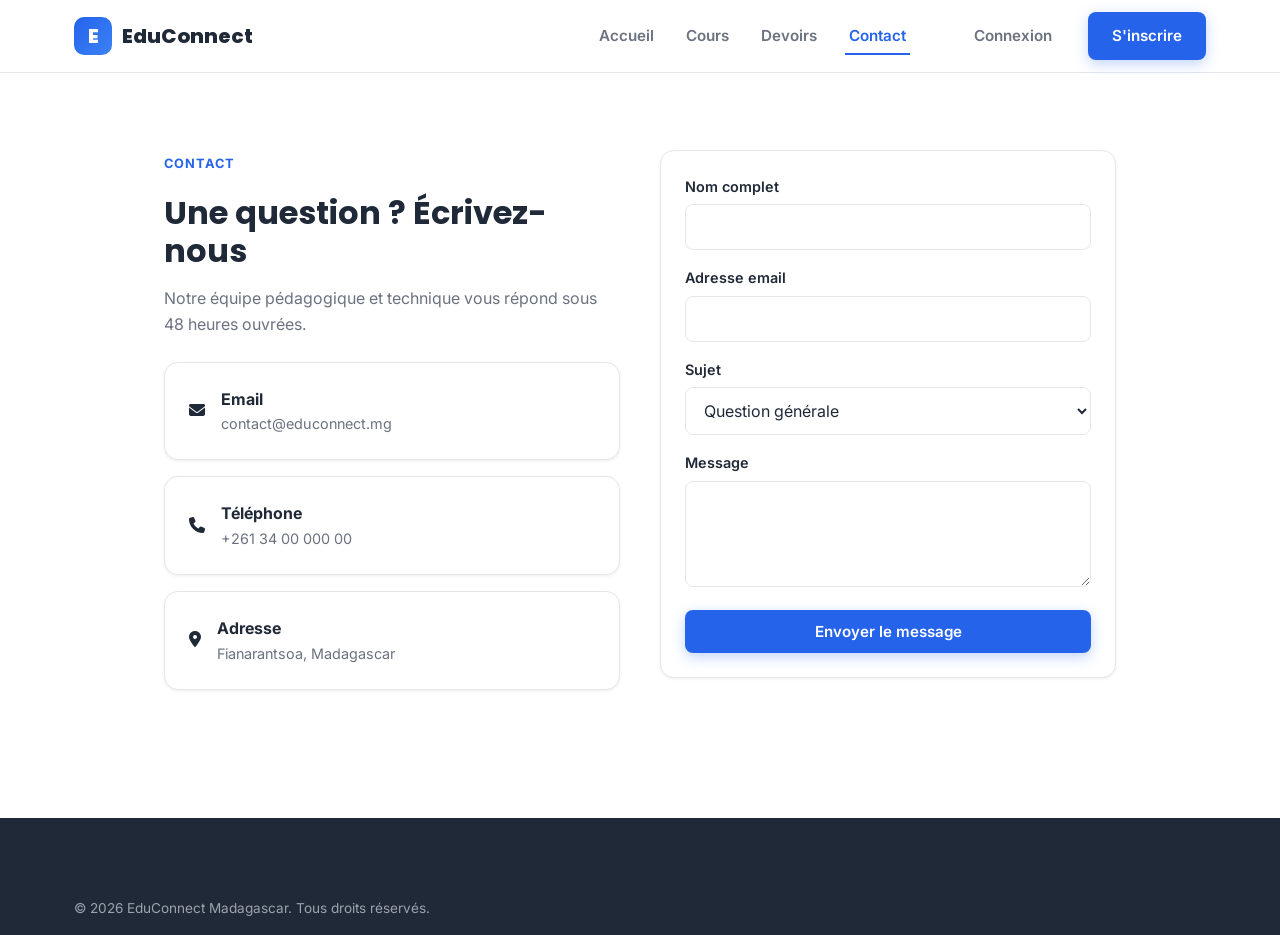
<file: contact.html>
<!--
  Fichier: contact.html
  Rôle: Page de contact de la plateforme EduConnect Madagascar.
  Auteur: Tahiniavo Joelson – Étudiant en Mathématiques
-->
<!DOCTYPE html>
<html lang="fr">
<head>
<meta charset="UTF-8">
<meta name="viewport" content="width=device-width, initial-scale=1.0">
<title>Contact — EduConnect Madagascar</title>
<link rel="stylesheet" href="https://cdnjs.cloudflare.com/ajax/libs/font-awesome/6.5.1/css/all.min.css">
<link rel="stylesheet" href="css/style.css">
<link rel="stylesheet" href="css/responsive.css">
  <!-- Google tag (gtag.js) -->
<script async src="https://www.googletagmanager.com/gtag/js?id=G-5F91B30S0N"></script>
<script>
  window.dataLayer = window.dataLayer || [];
  function gtag(){dataLayer.push(arguments);}
  gtag('js', new Date());

  gtag('config', 'G-5F91B30S0N');
</script>
</head>
<body>

<header class="site-header">
  <div class="container">
    <a href="index.html" class="logo"><span class="logo-mark">E</span> EduConnect</a>
    <nav class="main-nav">
      <ul class="nav-links">
        <li><a href="index.html">Accueil</a></li>
        <li><a href="cours.html">Cours</a></li>
        <li><a href="devoir.html">Devoirs</a></li>
        <li><a href="contact.html">Contact</a></li>
      </ul>
      <div class="nav-actions">
        <div class="js-guest-actions" style="display:flex;gap:.75rem;">
          <a href="login.html" class="btn btn-ghost">Connexion</a>
          <a href="register.html" class="btn btn-primary">S'inscrire</a>
        </div>
        <div class="js-auth-actions" style="display:none;gap:.75rem;">
          <a href="dashboard-etudiant.html" class="btn btn-primary">Mon espace</a>
        </div>
        <button class="hamburger" aria-label="Ouvrir le menu"><span></span><span></span><span></span></button>
      </div>
    </nav>
  </div>
</header>

<main>
  <section class="section" style="padding-top:150px;">
    <div class="container" style="display:grid;grid-template-columns:1fr 1fr;gap:var(--space-4);align-items:start;max-width:1000px;">
      <div>
        <span class="eyebrow">Contact</span>
        <h1 style="font-size:2rem;margin:.6rem 0 1rem;">Une question ? Écrivez-nous</h1>
        <p style="color:var(--color-text-muted);margin-bottom:var(--space-3);">Notre équipe pédagogique et technique vous répond sous 48 heures ouvrées.</p>

        <div class="card" style="margin-bottom:1rem;display:flex;gap:1rem;align-items:center;">
          <div class="feature-icon"><i class="fa-solid fa-envelope"></i></div>
          <div><strong>Email</strong><p style="color:var(--color-text-muted);font-size:.9rem;">contact@educonnect.mg</p></div>
        </div>
        <div class="card" style="margin-bottom:1rem;display:flex;gap:1rem;align-items:center;">
          <div class="feature-icon"><i class="fa-solid fa-phone"></i></div>
          <div><strong>Téléphone</strong><p style="color:var(--color-text-muted);font-size:.9rem;">+261 34 00 000 00</p></div>
        </div>
        <div class="card" style="display:flex;gap:1rem;align-items:center;">
          <div class="feature-icon"><i class="fa-solid fa-location-dot"></i></div>
          <div><strong>Adresse</strong><p style="color:var(--color-text-muted);font-size:.9rem;">Fianarantsoa, Madagascar</p></div>
        </div>
      </div>

      <form id="contact-form" class="card">
        <div class="field">
          <label for="contact-nom">Nom complet</label>
          <input type="text" id="contact-nom" required>
        </div>
        <div class="field">
          <label for="contact-email">Adresse email</label>
          <input type="email" id="contact-email" required>
        </div>
        <div class="field">
          <label for="contact-sujet">Sujet</label>
          <select id="contact-sujet">
            <option>Question générale</option>
            <option>Assistance technique</option>
            <option>Partenariat universitaire</option>
          </select>
        </div>
        <div class="field">
          <label for="contact-message">Message</label>
          <textarea id="contact-message" rows="4" required></textarea>
        </div>
        <button type="submit" class="btn btn-primary btn-block">Envoyer le message</button>
      </form>
    </div>
  </section>
</main>

<footer class="site-footer">
  <div class="container">
    <div class="footer-bottom"><span>&copy; 2026 EduConnect Madagascar. Tous droits réservés.</span></div>
  </div>
</footer>

<div id="toast-container"></div>

<script src="js/storage.js"></script>
<script src="js/validation.js"></script>
<script src="js/notifications.js"></script>
<script src="js/auth.js"></script>
<script src="js/main.js"></script>
</body>
</html>
</file>
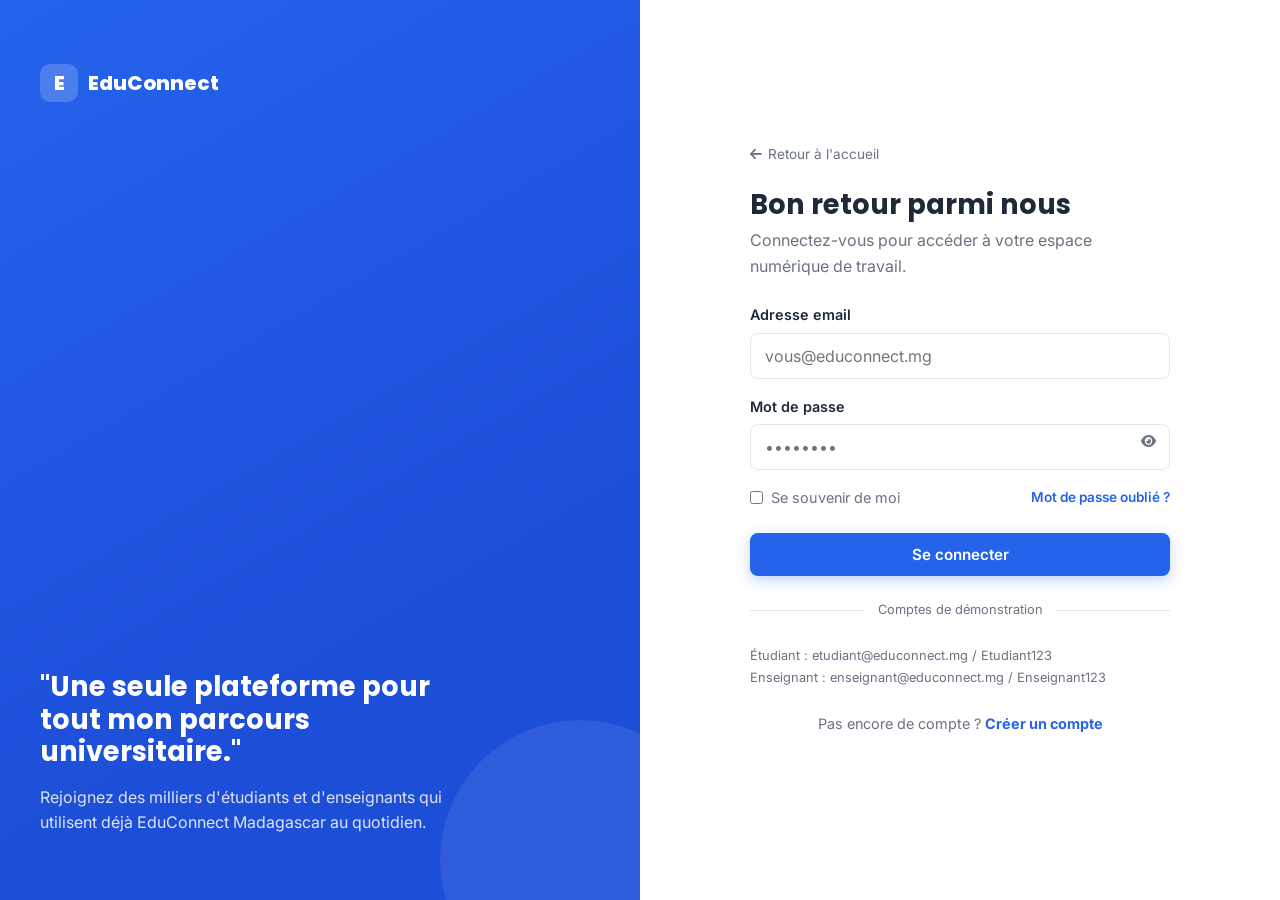
<file: dashboard-enseignant.html>
<!--
  Fichier: dashboard-enseignant.html
  Rôle: Tableau de bord de l'enseignant — publication de cours et devoirs,
        suivi des soumissions, gestion des étudiants, statistiques.
  Auteur: Tahiniavo Joelson – Étudiant en Mathématiques
-->
<!DOCTYPE html>
<html lang="fr">
<head>
<meta charset="UTF-8">
<meta name="viewport" content="width=device-width, initial-scale=1.0">
<title>Tableau de bord enseignant — EduConnect Madagascar</title>
<link rel="stylesheet" href="https://cdnjs.cloudflare.com/ajax/libs/font-awesome/6.5.1/css/all.min.css">
<link rel="stylesheet" href="css/style.css">
<link rel="stylesheet" href="css/dashboard.css">
<link rel="stylesheet" href="css/responsive.css">
  <!-- Google tag (gtag.js) -->
<script async src="https://www.googletagmanager.com/gtag/js?id=G-5F91B30S0N"></script>
<script>
  window.dataLayer = window.dataLayer || [];
  function gtag(){dataLayer.push(arguments);}
  gtag('js', new Date());

  gtag('config', 'G-5F91B30S0N');
</script>
</head>
<body data-page="dashboard-enseignant">

<div class="dash-shell">
  <aside class="dash-sidebar">
    <a href="index.html" class="logo"><span class="logo-mark">E</span> <span>EduConnect</span></a>
    <nav class="dash-nav">
      <a href="dashboard-enseignant.html" class="active"><i class="fa-solid fa-gauge"></i> <span>Tableau de bord</span></a>
      <a href="cours.html"><i class="fa-solid fa-chalkboard"></i> <span>Mes cours</span></a>
      <a href="notifications.html"><i class="fa-solid fa-bell"></i> <span>Notifications</span></a>
      <a href="profil.html"><i class="fa-solid fa-user"></i> <span>Profil</span></a>
      <a href="#" class="js-logout"><i class="fa-solid fa-right-from-bracket"></i> <span>Déconnexion</span></a>
    </nav>
    <div class="dash-sidebar-footer">
      <div class="dash-user">
        <img class="js-user-avatar" src="" alt="Photo de profil">
        <div><strong class="js-user-name"></strong><span class="js-user-role"></span></div>
      </div>
    </div>
  </aside>

  <main class="dash-main">
    <div class="dash-topbar">
      <div>
        <h1>Bonjour, <span class="js-user-name"></span> 👋</h1>
        <p>Gérez vos cours, devoirs et suivez la participation de vos étudiants.</p>
      </div>
      <div class="dash-topbar-actions">
        <a href="notifications.html" class="bell-btn"><i class="fa-solid fa-bell"></i><span class="dot"></span></a>
        <img class="js-user-avatar" src="" alt="Photo de profil" style="width:42px;height:42px;border-radius:50%;object-fit:cover;">
      </div>
    </div>

    <div class="widgets-grid">
      <div class="widget-kpi">
        <div class="kpi-icon" style="background:var(--color-primary-light);color:var(--color-primary);"><i class="fa-solid fa-chalkboard"></i></div>
        <strong id="kpi-courses">0</strong>
        <span>Cours publiés</span>
      </div>
      <div class="widget-kpi">
        <div class="kpi-icon" style="background:#D1FAE5;color:var(--color-success);"><i class="fa-solid fa-user-graduate"></i></div>
        <strong id="kpi-students">0</strong>
        <span>Étudiants</span>
      </div>
      <div class="widget-kpi">
        <div class="kpi-icon" style="background:#FEF3C7;color:#B45309;"><i class="fa-solid fa-inbox"></i></div>
        <strong id="kpi-submissions">0</strong>
        <span>Soumissions reçues</span>
      </div>
      <div class="widget-kpi">
        <div class="kpi-icon" style="background:#FEE2E2;color:var(--color-error);"><i class="fa-solid fa-bell"></i></div>
        <strong id="kpi-notifications">0</strong>
        <span>Notifications</span>
      </div>
    </div>

    <div class="dash-columns">
      <div>
        <div class="dash-panel">
          <div class="dash-panel-head"><h2>Publier un cours</h2></div>
          <form id="publish-course-form">
            <div class="form-row">
              <div class="field">
                <label for="nouveau-cours-titre">Titre du cours</label>
                <input type="text" id="nouveau-cours-titre" placeholder="Ex: Systèmes d'exploitation">
              </div>
              <div class="field">
                <label for="nouveau-cours-matiere">Matière</label>
                <input type="text" id="nouveau-cours-matiere" placeholder="Ex: Informatique">
              </div>
            </div>
            <div class="field">
              <label for="nouveau-cours-description">Description</label>
              <textarea id="nouveau-cours-description" rows="2" placeholder="Décrivez le contenu du cours..."></textarea>
            </div>
            <button type="submit" class="btn btn-primary">Publier le cours</button>
          </form>
        </div>

        <div class="dash-panel">
          <div class="dash-panel-head"><h2>Ajouter un devoir</h2></div>
          <form id="publish-assignment-form">
            <div class="form-row">
              <div class="field">
                <label for="nouveau-devoir-titre">Titre du devoir</label>
                <input type="text" id="nouveau-devoir-titre" placeholder="Ex: Exercice de synthèse">
              </div>
              <div class="field">
                <label for="nouveau-devoir-matiere">Matière</label>
                <input type="text" id="nouveau-devoir-matiere" placeholder="Ex: Mathématiques">
              </div>
            </div>
            <div class="field">
              <label for="nouveau-devoir-date">Date limite</label>
              <input type="date" id="nouveau-devoir-date">
            </div>
            <button type="submit" class="btn btn-primary">Assigner à tous les étudiants</button>
          </form>
        </div>

        <div class="dash-panel">
          <div class="dash-panel-head"><h2>Soumissions reçues</h2></div>
          <table class="data-table">
            <thead><tr><th>Étudiant</th><th>Devoir</th><th>Matière</th><th>Statut</th></tr></thead>
            <tbody id="submissions-table-body"></tbody>
          </table>
        </div>
      </div>

      <div>
        <div class="dash-panel">
          <div class="dash-panel-head"><h2>Mes cours publiés</h2></div>
          <div id="teacher-courses-list"></div>
        </div>

        <div class="dash-panel">
          <div class="dash-panel-head"><h2>Étudiants</h2></div>
          <div id="students-list"></div>
        </div>

        <div class="dash-panel">
          <div class="dash-panel-head"><h2>Statistiques de participation</h2></div>
          <div class="progress-row">
            <div class="progress-row-head"><span>Assiduité moyenne</span><span>87%</span></div>
            <div class="progress-bar"><span style="width:87%"></span></div>
          </div>
          <div class="progress-row">
            <div class="progress-row-head"><span>Taux de rendu des devoirs</span><span>74%</span></div>
            <div class="progress-bar"><span style="width:74%"></span></div>
          </div>
          <div class="progress-row">
            <div class="progress-row-head"><span>Engagement en cours</span><span>65%</span></div>
            <div class="progress-bar"><span style="width:65%"></span></div>
          </div>
        </div>
      </div>
    </div>
  </main>
</div>

<div id="toast-container"></div>

<script src="js/storage.js"></script>
<script src="js/validation.js"></script>
<script src="js/notifications.js"></script>
<script src="js/auth.js"></script>
<script src="js/main.js"></script>
<script src="js/dashboard.js"></script>
</body>
</html>
</file>
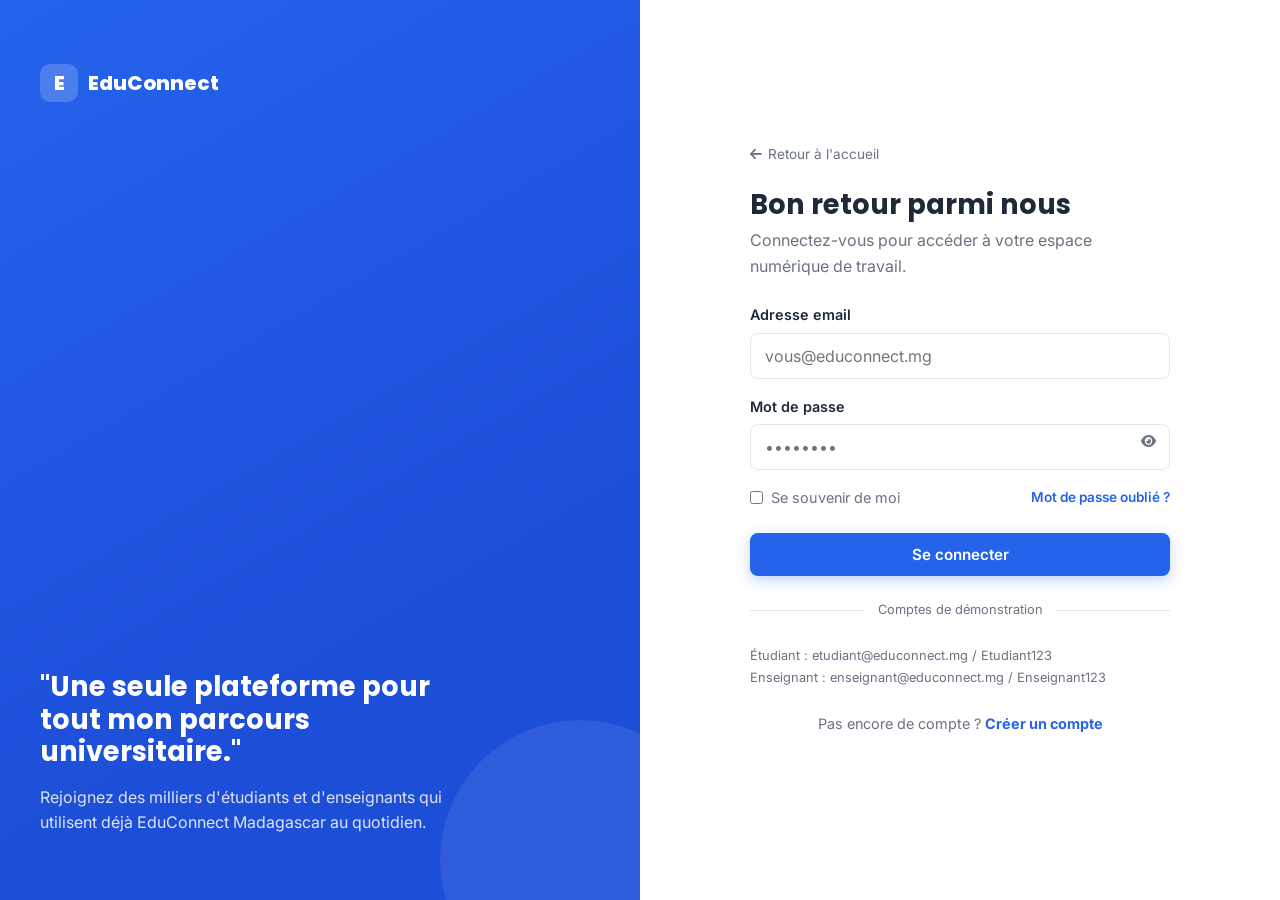
<file: dashboard-etudiant.html>
<!--
  Fichier: dashboard-etudiant.html
  Rôle: Tableau de bord de l'étudiant — cours, devoirs, notes,
        notifications, calendrier, progression.
  Auteur: Tahiniavo Joelson – Étudiant en Mathématiques
-->
<!DOCTYPE html>
<html lang="fr">
<head>
<meta charset="UTF-8">
<meta name="viewport" content="width=device-width, initial-scale=1.0">
<title>Tableau de bord étudiant — EduConnect Madagascar</title>
<link rel="stylesheet" href="https://cdnjs.cloudflare.com/ajax/libs/font-awesome/6.5.1/css/all.min.css">
<link rel="stylesheet" href="css/style.css">
<link rel="stylesheet" href="css/dashboard.css">
<link rel="stylesheet" href="css/responsive.css">
  <!-- Google tag (gtag.js) -->
<script async src="https://www.googletagmanager.com/gtag/js?id=G-5F91B30S0N"></script>
<script>
  window.dataLayer = window.dataLayer || [];
  function gtag(){dataLayer.push(arguments);}
  gtag('js', new Date());

  gtag('config', 'G-5F91B30S0N');
</script>
</head>
<body data-page="dashboard-etudiant">

<div class="dash-shell">
  <aside class="dash-sidebar">
    <a href="index.html" class="logo"><span class="logo-mark">E</span> <span>EduConnect</span></a>
    <nav class="dash-nav">
      <a href="dashboard-etudiant.html" class="active"><i class="fa-solid fa-gauge"></i> <span>Tableau de bord</span></a>
      <a href="cours.html"><i class="fa-solid fa-book-open"></i> <span>Mes cours</span></a>
      <a href="devoir.html"><i class="fa-solid fa-file-pen"></i> <span>Devoirs</span></a>
      <a href="notifications.html"><i class="fa-solid fa-bell"></i> <span>Notifications</span></a>
      <a href="profil.html"><i class="fa-solid fa-user"></i> <span>Profil</span></a>
      <a href="#" class="js-logout"><i class="fa-solid fa-right-from-bracket"></i> <span>Déconnexion</span></a>
    </nav>
    <div class="dash-sidebar-footer">
      <div class="dash-user">
        <img class="js-user-avatar" src="" alt="Photo de profil">
        <div><strong class="js-user-name"></strong><span class="js-user-role"></span></div>
      </div>
    </div>
  </aside>

  <main class="dash-main">
    <div class="dash-topbar">
      <div>
        <h1>Bonjour, <span class="js-user-name"></span> 👋</h1>
        <p>Voici un aperçu de votre parcours académique aujourd'hui.</p>
      </div>
      <div class="dash-topbar-actions">
        <a href="notifications.html" class="bell-btn"><i class="fa-solid fa-bell"></i><span class="dot"></span></a>
        <img class="js-user-avatar" src="" alt="Photo de profil" style="width:42px;height:42px;border-radius:50%;object-fit:cover;">
      </div>
    </div>

    <div class="widgets-grid">
      <div class="widget-kpi">
        <div class="kpi-icon" style="background:var(--color-primary-light);color:var(--color-primary);"><i class="fa-solid fa-book"></i></div>
        <strong id="kpi-courses">0</strong>
        <span>Cours suivis</span>
      </div>
      <div class="widget-kpi">
        <div class="kpi-icon" style="background:#FEE2E2;color:var(--color-error);"><i class="fa-solid fa-file-pen"></i></div>
        <strong id="kpi-pending">0</strong>
        <span>Devoirs à rendre</span>
      </div>
      <div class="widget-kpi">
        <div class="kpi-icon" style="background:#D1FAE5;color:var(--color-success);"><i class="fa-solid fa-chart-line"></i></div>
        <strong id="kpi-avg">—</strong>
        <span>Moyenne générale</span>
      </div>
      <div class="widget-kpi">
        <div class="kpi-icon" style="background:#FEF3C7;color:#B45309;"><i class="fa-solid fa-bell"></i></div>
        <strong id="kpi-notifications">0</strong>
        <span>Notifications non lues</span>
      </div>
    </div>

    <div class="dash-columns">
      <div>
        <div class="dash-panel">
          <div class="dash-panel-head">
            <h2>Mes cours</h2>
            <a href="cours.html">Voir tout</a>
          </div>
          <div id="my-courses-list"></div>
        </div>

        <div class="dash-panel">
          <div class="dash-panel-head">
            <h2>Devoirs à rendre</h2>
            <a href="devoir.html">Soumettre</a>
          </div>
          <div id="due-assignments-list"></div>
        </div>

        <div class="dash-panel">
          <div class="dash-panel-head"><h2>Dernières notes</h2></div>
          <table class="data-table">
            <thead><tr><th>Matière</th><th>Devoir</th><th>Note</th></tr></thead>
            <tbody id="grades-table-body"></tbody>
          </table>
        </div>
      </div>

      <div>
        <div class="dash-panel">
          <div class="dash-panel-head"><h2>Calendrier académique</h2></div>
          <div class="mini-calendar">
            <div class="cal-label">L</div><div class="cal-label">M</div><div class="cal-label">M</div><div class="cal-label">J</div><div class="cal-label">V</div><div class="cal-label">S</div><div class="cal-label">D</div>
          </div>
          <div class="mini-calendar" id="mini-calendar-days" style="margin-top:.4rem;"></div>
        </div>

        <div class="dash-panel">
          <div class="dash-panel-head"><h2>Progression des cours</h2></div>
          <div class="progress-row">
            <div class="progress-row-head"><span>Algorithmique</span><span>62%</span></div>
            <div class="progress-bar"><span style="width:62%"></span></div>
          </div>
          <div class="progress-row">
            <div class="progress-row-head"><span>Bases de données</span><span>40%</span></div>
            <div class="progress-bar"><span style="width:40%"></span></div>
          </div>
          <div class="progress-row">
            <div class="progress-row-head"><span>Développement Web</span><span>78%</span></div>
            <div class="progress-bar"><span style="width:78%"></span></div>
          </div>
        </div>

        <div class="dash-panel">
          <div class="dash-panel-head"><h2>Notifications</h2></div>
          <div id="recent-notifications-list"></div>
        </div>
      </div>
    </div>
  </main>
</div>

<div id="toast-container"></div>

<script src="js/storage.js"></script>
<script src="js/validation.js"></script>
<script src="js/notifications.js"></script>
<script src="js/auth.js"></script>
<script src="js/main.js"></script>
<script src="js/dashboard.js"></script>
</body>
</html>
</file>
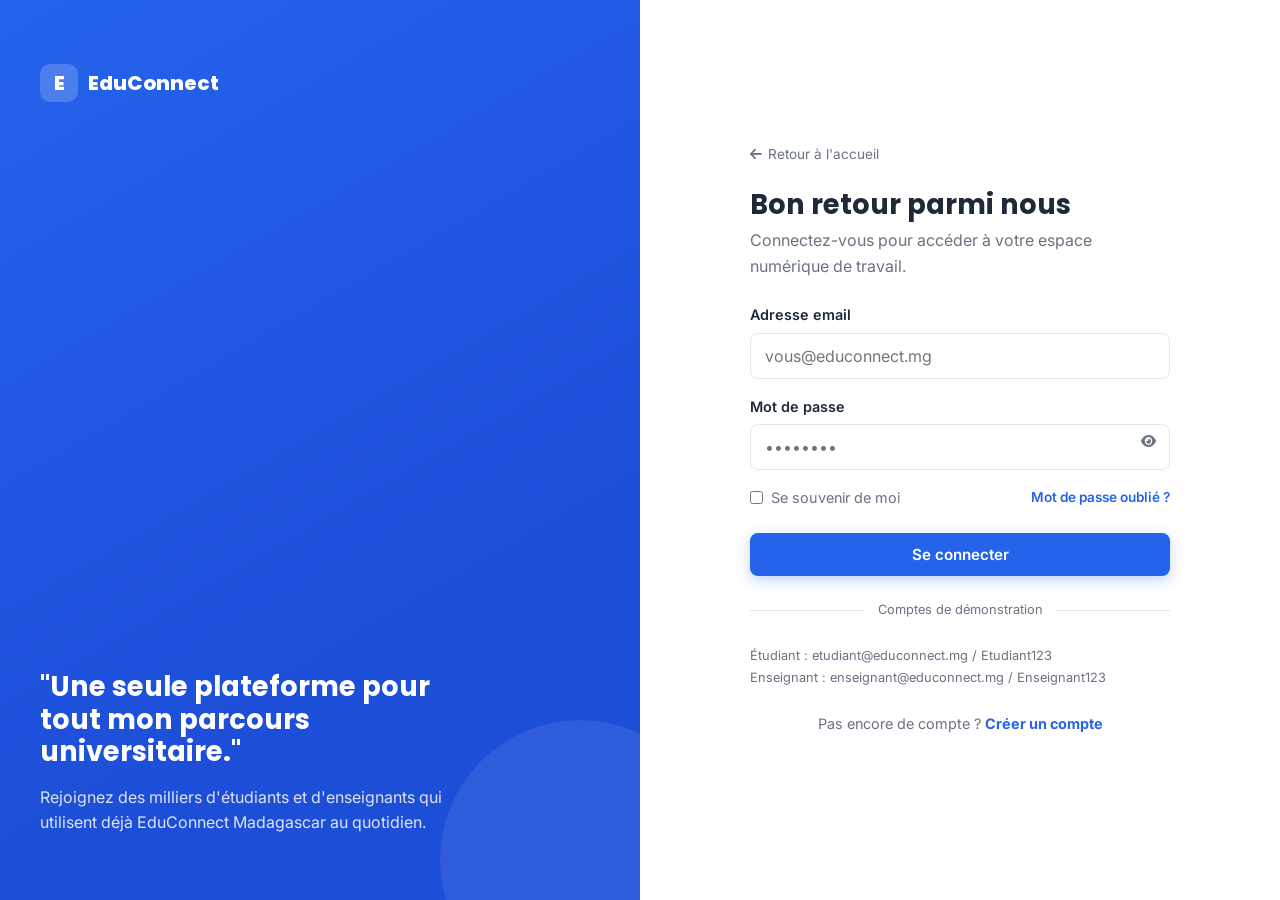
<file: devoir.html>
<!--
  Fichier: devoir.html
  Rôle: Page de soumission d'un devoir avec formulaire complet et validation.
  Auteur: Tahiniavo Joelson – Étudiant en Mathématiques
-->
<!DOCTYPE html>
<html lang="fr">
<head>
<meta charset="UTF-8">
<meta name="viewport" content="width=device-width, initial-scale=1.0">
<title>Soumettre un devoir — EduConnect Madagascar</title>
<link rel="stylesheet" href="https://cdnjs.cloudflare.com/ajax/libs/font-awesome/6.5.1/css/all.min.css">
<link rel="stylesheet" href="css/style.css">
<link rel="stylesheet" href="css/devoir.css">
<link rel="stylesheet" href="css/responsive.css">
  <!-- Google tag (gtag.js) -->
<script async src="https://www.googletagmanager.com/gtag/js?id=G-5F91B30S0N"></script>
<script>
  window.dataLayer = window.dataLayer || [];
  function gtag(){dataLayer.push(arguments);}
  gtag('js', new Date());

  gtag('config', 'G-5F91B30S0N');
</script>
</head>
<body>

<header class="site-header">
  <div class="container">
    <a href="index.html" class="logo"><span class="logo-mark">E</span> EduConnect</a>
    <nav class="main-nav">
      <ul class="nav-links">
        <li><a href="index.html">Accueil</a></li>
        <li><a href="cours.html">Cours</a></li>
        <li><a href="devoir.html">Devoirs</a></li>
        <li><a href="contact.html">Contact</a></li>
      </ul>
      <div class="nav-actions">
        <div class="js-guest-actions" style="display:flex;gap:.75rem;">
          <a href="login.html" class="btn btn-ghost">Connexion</a>
          <a href="register.html" class="btn btn-primary">S'inscrire</a>
        </div>
        <div class="js-auth-actions" style="display:none;gap:.75rem;">
          <a href="dashboard-etudiant.html" class="btn btn-primary">Mon espace</a>
        </div>
        <button class="hamburger" aria-label="Ouvrir le menu"><span></span><span></span><span></span></button>
      </div>
    </nav>
  </div>
</header>

<main class="container devoir-layout">
  <div class="form-panel">
    <h1>Soumettre un devoir</h1>
    <p>Complétez le formulaire ci-dessous et joignez votre fichier avant la date limite.</p>

    <form id="devoir-form" novalidate>
      <div class="form-row">
        <div class="field" id="field-titre">
          <label for="titre-devoir">Titre du devoir</label>
          <input type="text" id="titre-devoir" name="titre" placeholder="Ex: TP Structures de données">
          <span class="error-msg"></span>
        </div>
        <div class="field" id="field-matiere">
          <label for="matiere-devoir">Matière</label>
          <select id="matiere-devoir" name="matiere">
            <option value="">Choisir une matière</option>
            <option value="Informatique">Informatique</option>
            <option value="Mathématiques">Mathématiques</option>
            <option value="Langues">Langues</option>
            <option value="Physique">Physique</option>
          </select>
          <span class="error-msg"></span>
        </div>
      </div>

      <div class="field" id="field-description">
        <label for="description-devoir">Description</label>
        <textarea id="description-devoir" name="description" rows="3" placeholder="Décrivez brièvement le devoir..."></textarea>
        <span class="error-msg"></span>
      </div>

      <div class="field" id="field-date">
        <label for="date-limite">Date limite</label>
        <input type="date" id="date-limite" name="dateLimite">
        <span class="error-msg"></span>
      </div>

      <div class="field">
        <label>Fichier à joindre</label>
        <div class="dropzone" id="dropzone">
          <i class="fa-solid fa-cloud-arrow-up"></i>
          <p><strong>Cliquez pour téléverser</strong> ou glissez-déposez votre fichier ici</p>
          <span class="hint">PDF, DOCX, ZIP jusqu'à 20 Mo</span>
        </div>
        <input type="file" id="fichier-devoir" style="display:none;">
        <div id="file-preview" class="file-preview" style="display:none;"></div>
      </div>

      <div class="field">
        <label for="commentaire">Commentaire (optionnel)</label>
        <textarea id="commentaire" rows="2" maxlength="500" placeholder="Un mot pour votre enseignant..."></textarea>
        <div id="char-count" class="char-count">0 / 500</div>
      </div>

      <button type="submit" class="btn btn-primary btn-block">Soumettre le devoir <i class="fa-solid fa-paper-plane"></i></button>
    </form>
  </div>

  <aside>
    <div class="deadline-panel">
      <h3><i class="fa-solid fa-clock"></i> Devoirs à rendre</h3>
      <div id="assignment-sidebar-list"></div>
    </div>
    <div class="sidebar-tips">
      <h3>Conseils avant de soumettre</h3>
      <ul>
        <li><i class="fa-solid fa-circle-check"></i> Vérifiez le format demandé par votre enseignant.</li>
        <li><i class="fa-solid fa-circle-check"></i> Relisez votre travail avant l'envoi.</li>
        <li><i class="fa-solid fa-circle-check"></i> Soumettez au moins un jour avant l'échéance.</li>
      </ul>
    </div>
  </aside>
</main>

<footer class="site-footer">
  <div class="container">
    <div class="footer-bottom">
      <span>&copy; 2026 EduConnect Madagascar. Tous droits réservés.</span>
    </div>
  </div>
</footer>

<div id="toast-container"></div>

<script src="js/storage.js"></script>
<script src="js/validation.js"></script>
<script src="js/notifications.js"></script>
<script src="js/auth.js"></script>
<script src="js/main.js"></script>
<script src="js/devoir.js"></script>
</body>
</html>
</file>
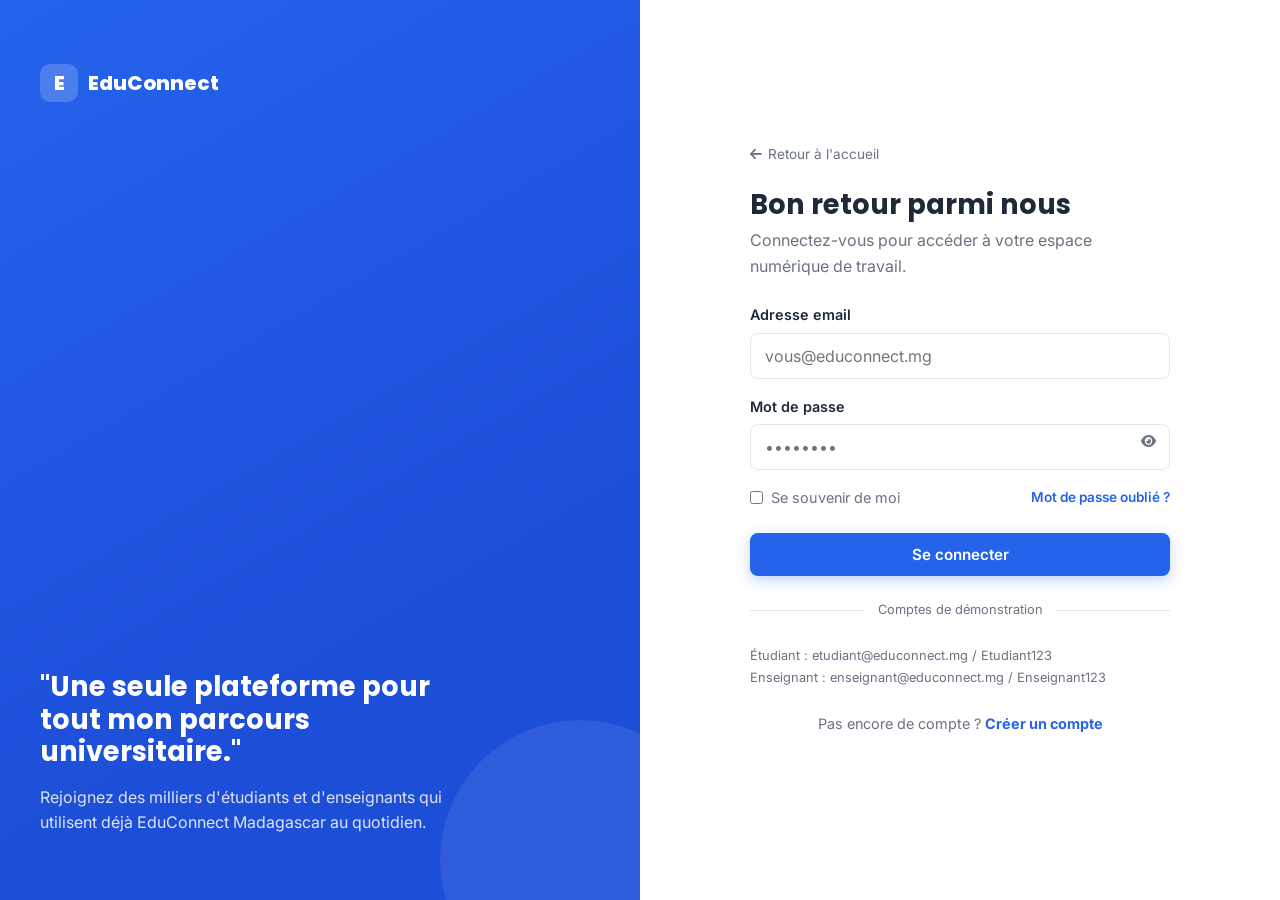
<file: login.html>
<!--
  Fichier: login.html
  Rôle: Page de connexion des utilisateurs (étudiants et enseignants).
  Auteur: Tahiniavo Joelson – Étudiant en Mathématiques
-->
<!DOCTYPE html>
<html lang="fr">
<head>
<meta charset="UTF-8">
<meta name="viewport" content="width=device-width, initial-scale=1.0">
<title>Connexion — EduConnect Madagascar</title>
<link rel="stylesheet" href="https://cdnjs.cloudflare.com/ajax/libs/font-awesome/6.5.1/css/all.min.css">
<link rel="stylesheet" href="css/style.css">
<link rel="stylesheet" href="css/auth.css">
<link rel="stylesheet" href="css/responsive.css">
  <!-- Google tag (gtag.js) -->
<script async src="https://www.googletagmanager.com/gtag/js?id=G-5F91B30S0N"></script>
<script>
  window.dataLayer = window.dataLayer || [];
  function gtag(){dataLayer.push(arguments);}
  gtag('js', new Date());

  gtag('config', 'G-5F91B30S0N');
</script>
</head>
<body>

<div class="auth-shell">
  <div class="auth-visual">
    <a href="index.html" class="logo"><span class="logo-mark">E</span> EduConnect</a>
    <div class="auth-quote">
      <h2>"Une seule plateforme pour tout mon parcours universitaire."</h2>
      <p>Rejoignez des milliers d'étudiants et d'enseignants qui utilisent déjà EduConnect Madagascar au quotidien.</p>
    </div>
    <div class="deco"></div>
  </div>

  <div class="auth-form-side">
    <div class="auth-box">
      <a href="index.html" class="back-home"><i class="fa-solid fa-arrow-left"></i> Retour à l'accueil</a>
      <h1>Bon retour parmi nous</h1>
      <p>Connectez-vous pour accéder à votre espace numérique de travail.</p>

      <form id="login-form" novalidate>
        <div class="field" id="field-email">
          <label for="email">Adresse email</label>
          <input type="email" id="email" placeholder="vous@educonnect.mg">
          <span class="error-msg"></span>
        </div>

        <div class="field password-field" id="field-password">
          <label for="password">Mot de passe</label>
          <input type="password" id="password" placeholder="••••••••">
          <button type="button" class="password-toggle" id="toggle-password" aria-label="Afficher le mot de passe"><i class="fa-solid fa-eye"></i></button>
          <span class="error-msg"></span>
        </div>

        <div style="display:flex;justify-content:space-between;align-items:center;margin-bottom:1.5rem;">
          <label class="checkbox-row">
            <input type="checkbox" id="remember"> Se souvenir de moi
          </label>
          <a href="#" style="font-size:.85rem;color:var(--color-primary);font-weight:600;">Mot de passe oublié ?</a>
        </div>

        <button type="submit" class="btn btn-primary btn-block" id="login-submit">Se connecter</button>
      </form>

      <div class="auth-divider">Comptes de démonstration</div>
      <p style="font-size:.8rem;color:var(--color-text-muted);line-height:1.7;">
        Étudiant : etudiant@educonnect.mg / Etudiant123<br>
        Enseignant : enseignant@educonnect.mg / Enseignant123
      </p>

      <p class="auth-footer-link">Pas encore de compte ? <a href="register.html">Créer un compte</a></p>
    </div>
  </div>
</div>

<div id="toast-container"></div>

<script src="js/storage.js"></script>
<script src="js/validation.js"></script>
<script src="js/notifications.js"></script>
<script src="js/auth.js"></script>
<script>
  document.addEventListener('DOMContentLoaded', () => {
    if (Auth.isLoggedIn()) Auth.redirectToDashboard();

    const togglePwd = document.getElementById('toggle-password');
    const pwdInput = document.getElementById('password');
    togglePwd.addEventListener('click', () => {
      const isPwd = pwdInput.type === 'password';
      pwdInput.type = isPwd ? 'text' : 'password';
      togglePwd.innerHTML = isPwd ? '<i class="fa-solid fa-eye-slash"></i>' : '<i class="fa-solid fa-eye"></i>';
    });

    const rememberedEmail = localStorage.getItem('edu_remember');
    if (rememberedEmail) {
      document.getElementById('email').value = rememberedEmail;
      document.getElementById('remember').checked = true;
    }

    const form = document.getElementById('login-form');
    const submitBtn = document.getElementById('login-submit');

    form.addEventListener('submit', (e) => {
      e.preventDefault();
      const emailField = document.getElementById('field-email');
      const passwordField = document.getElementById('field-password');
      Validation.clearFieldError(emailField);
      Validation.clearFieldError(passwordField);

      const email = document.getElementById('email').value;
      const password = document.getElementById('password').value;
      let valid = true;

      if (!Validation.isEmail(email)) { Validation.setFieldError(emailField, 'Adresse email invalide.'); valid = false; }
      if (!Validation.isRequired(password)) { Validation.setFieldError(passwordField, 'Le mot de passe est requis.'); valid = false; }
      if (!valid) return;

      submitBtn.disabled = true;
      submitBtn.innerHTML = '<span class="spinner"></span> Connexion...';

      setTimeout(() => {
        const result = Auth.login(email, password, document.getElementById('remember').checked);
        if (!result.ok) {
          Notify.toast('Connexion échouée', result.error, 'error');
          submitBtn.disabled = false;
          submitBtn.textContent = 'Se connecter';
          return;
        }
        Notify.toast('Connexion réussie', `Bienvenue, ${result.user.nom} !`, 'success');
        setTimeout(() => Auth.redirectToDashboard(), 800);
      }, 500);
    });
  });
</script>
</body>
</html>
</file>
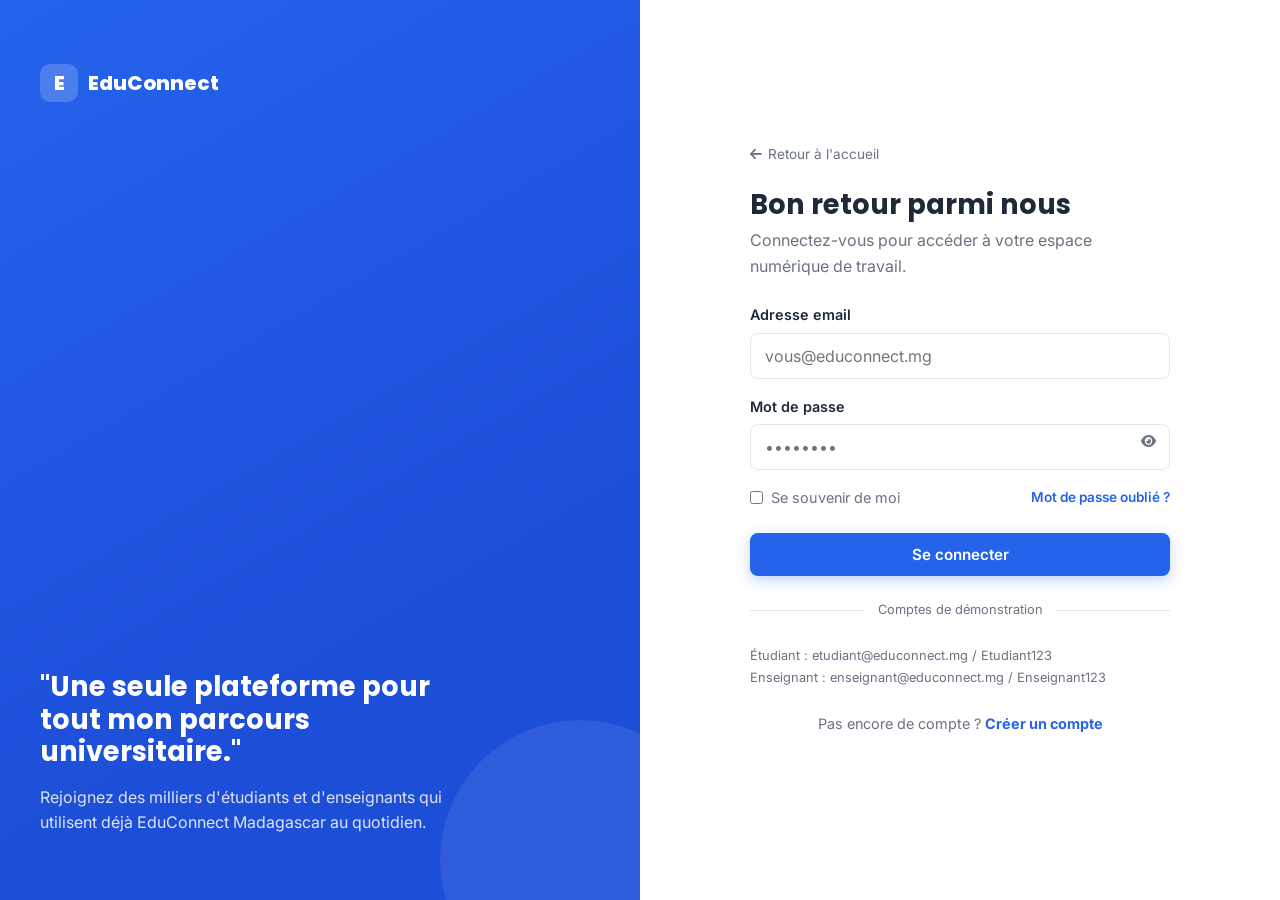
<file: notifications.html>
<!--
  Fichier: notifications.html
  Rôle: Centre de notifications de l'utilisateur connecté.
  Auteur: Tahiniavo Joelson – Étudiant en Mathématiques
-->
<!DOCTYPE html>
<html lang="fr">
<head>
<meta charset="UTF-8">
<meta name="viewport" content="width=device-width, initial-scale=1.0">
<title>Notifications — EduConnect Madagascar</title>
<link rel="stylesheet" href="https://cdnjs.cloudflare.com/ajax/libs/font-awesome/6.5.1/css/all.min.css">
<link rel="stylesheet" href="css/style.css">
<link rel="stylesheet" href="css/dashboard.css">
<link rel="stylesheet" href="css/responsive.css">
  <!-- Google tag (gtag.js) -->
<script async src="https://www.googletagmanager.com/gtag/js?id=G-5F91B30S0N"></script>
<script>
  window.dataLayer = window.dataLayer || [];
  function gtag(){dataLayer.push(arguments);}
  gtag('js', new Date());

  gtag('config', 'G-5F91B30S0N');
</script>
</head>
<body>

<header class="site-header">
  <div class="container">
    <a href="index.html" class="logo"><span class="logo-mark">E</span> EduConnect</a>
    <nav class="main-nav">
      <ul class="nav-links">
        <li><a href="index.html">Accueil</a></li>
        <li><a href="cours.html">Cours</a></li>
        <li><a href="devoir.html">Devoirs</a></li>
        <li><a href="contact.html">Contact</a></li>
      </ul>
      <div class="nav-actions">
        <div class="js-auth-actions" style="display:flex;gap:.75rem;">
          <a href="#" class="js-logout btn btn-outline">Déconnexion</a>
        </div>
        <button class="hamburger" aria-label="Ouvrir le menu"><span></span><span></span><span></span></button>
      </div>
    </nav>
  </div>
</header>

<main class="container" style="padding:130px 0 var(--space-5);max-width:760px;">
  <div class="dash-panel-head" style="margin-bottom:var(--space-3);">
    <div>
      <h1 style="font-size:1.6rem;">Notifications</h1>
      <p style="color:var(--color-text-muted);">Retrouvez toutes vos annonces académiques.</p>
    </div>
    <button class="btn btn-outline btn-sm" id="mark-all-read">Tout marquer comme lu</button>
  </div>

  <div id="notifications-list"></div>
</main>

<footer class="site-footer">
  <div class="container">
    <div class="footer-bottom"><span>&copy; 2026 EduConnect Madagascar. Tous droits réservés.</span></div>
  </div>
</footer>

<div id="toast-container"></div>

<script src="js/storage.js"></script>
<script src="js/validation.js"></script>
<script src="js/notifications.js"></script>
<script src="js/auth.js"></script>
<script src="js/main.js"></script>
<script>
  document.addEventListener('DOMContentLoaded', () => {
    Auth.requireAuth();
    const user = Auth.currentUser();
    const listEl = document.getElementById('notifications-list');

    const ICONS = { devoir: 'fa-file-pen', note: 'fa-chart-line', rappel: 'fa-clock' };

    function render() {
      const notifications = DB.getAll(DB.KEYS.NOTIFICATIONS)
        .filter(n => n.destinataireId === user.id)
        .sort((a, b) => new Date(b.createdAt) - new Date(a.createdAt));

      if (!notifications.length) {
        listEl.innerHTML = `
          <div class="empty-state">
            <i class="fa-solid fa-bell-slash"></i>
            <h3>Aucune notification</h3>
            <p>Vous êtes à jour !</p>
          </div>`;
        return;
      }

      listEl.innerHTML = notifications.map(n => `
        <div class="dash-panel" style="display:flex;gap:1rem;align-items:flex-start;${n.lue ? 'opacity:.65;' : ''}">
          <div class="list-row-icon" style="flex-shrink:0;"><i class="fa-solid ${ICONS[n.type] || 'fa-bell'}"></i></div>
          <div style="flex:1;">
            <div style="display:flex;justify-content:space-between;gap:1rem;">
              <strong>${n.titre}</strong>
              ${!n.lue ? '<span class="badge badge-primary">Nouveau</span>' : ''}
            </div>
            <p style="color:var(--color-text-muted);font-size:.9rem;margin-top:.3rem;">${n.message}</p>
          </div>
        </div>
      `).join('');
    }

    document.getElementById('mark-all-read').addEventListener('click', () => {
      Notify.markAllRead(user.id);
      Notify.refreshBell(user.id);
      render();
      Notify.toast('Notifications lues', '', 'success');
    });

    render();
    Notify.refreshBell(user.id);
  });
</script>
</body>
</html>
</file>
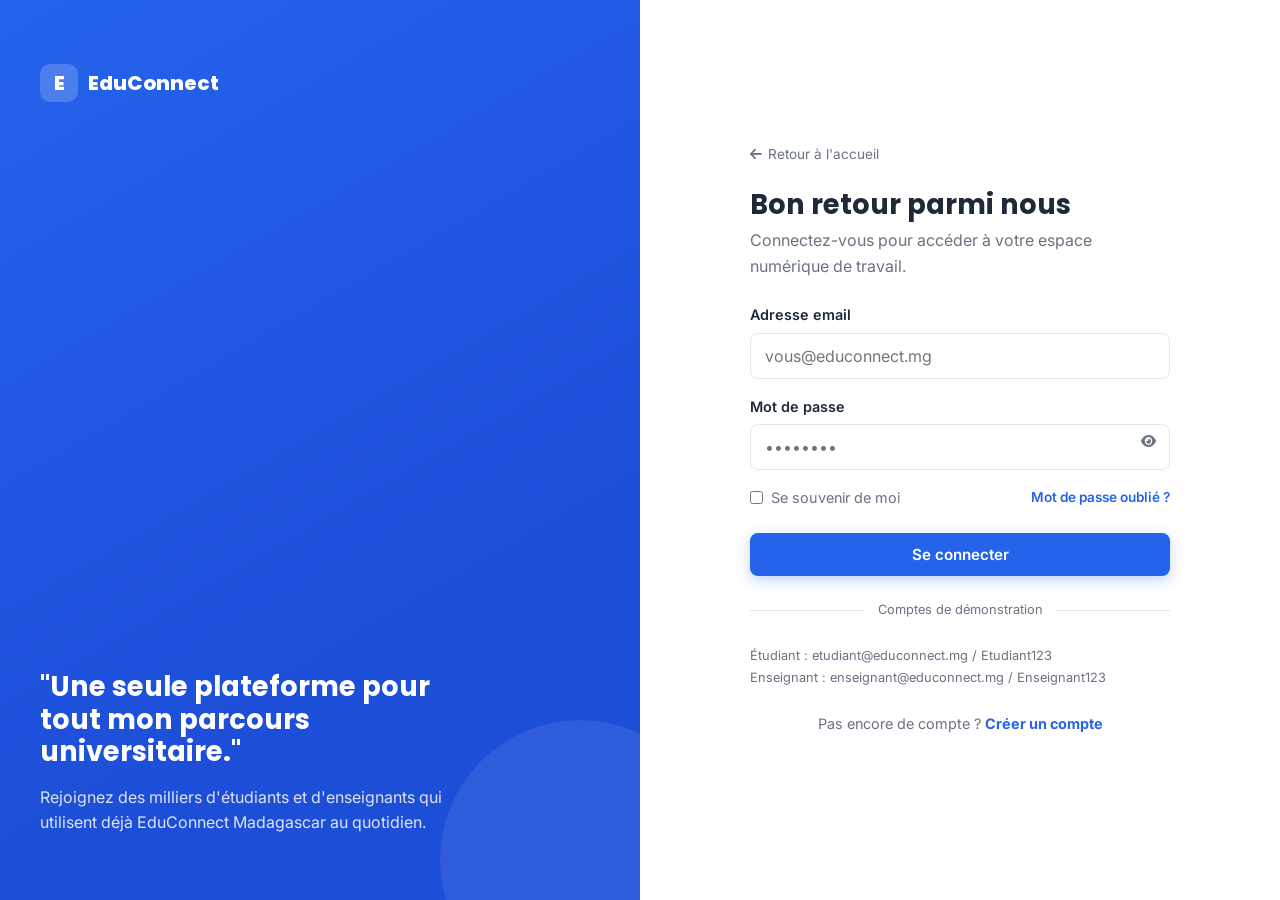
<file: profil.html>
<!--
  Fichier: profil.html
  Rôle: Page de profil utilisateur — informations personnelles,
        sécurité et préférences de notifications.
  Auteur: Tahiniavo Joelson – Étudiant en Mathématiques
-->
<!DOCTYPE html>
<html lang="fr">
<head>
<meta charset="UTF-8">
<meta name="viewport" content="width=device-width, initial-scale=1.0">
<title>Mon profil — EduConnect Madagascar</title>
<link rel="stylesheet" href="https://cdnjs.cloudflare.com/ajax/libs/font-awesome/6.5.1/css/all.min.css">
<link rel="stylesheet" href="css/style.css">
<link rel="stylesheet" href="css/profil.css">
<link rel="stylesheet" href="css/responsive.css">
  <!-- Google tag (gtag.js) -->
<script async src="https://www.googletagmanager.com/gtag/js?id=G-5F91B30S0N"></script>
<script>
  window.dataLayer = window.dataLayer || [];
  function gtag(){dataLayer.push(arguments);}
  gtag('js', new Date());

  gtag('config', 'G-5F91B30S0N');
</script>
</head>
<body>

<header class="site-header">
  <div class="container">
    <a href="index.html" class="logo"><span class="logo-mark">E</span> EduConnect</a>
    <nav class="main-nav">
      <ul class="nav-links">
        <li><a href="index.html">Accueil</a></li>
        <li><a href="cours.html">Cours</a></li>
        <li><a href="devoir.html">Devoirs</a></li>
        <li><a href="contact.html">Contact</a></li>
      </ul>
      <div class="nav-actions">
        <div class="js-guest-actions" style="display:flex;gap:.75rem;">
          <a href="login.html" class="btn btn-ghost">Connexion</a>
          <a href="register.html" class="btn btn-primary">S'inscrire</a>
        </div>
        <div class="js-auth-actions" style="display:none;gap:.75rem;">
          <a href="#" class="js-logout btn btn-outline">Déconnexion</a>
        </div>
        <button class="hamburger" aria-label="Ouvrir le menu"><span></span><span></span><span></span></button>
      </div>
    </nav>
  </div>
</header>

<main>
  <section class="profil-hero">
    <div class="container">
      <div class="profil-card">
        <div class="profil-avatar-wrap">
          <img class="profil-avatar js-user-avatar" src="" alt="Photo de profil">
          <button class="avatar-edit-btn" aria-label="Changer la photo"><i class="fa-solid fa-camera"></i></button>
        </div>
        <div class="profil-info">
          <h1 class="js-user-name"></h1>
          <p class="js-user-email"></p>
          <div class="profil-tags">
            <span class="badge badge-primary js-user-role"></span>
            <span class="badge badge-success">Compte actif</span>
          </div>
        </div>
      </div>

      <div class="profil-tabs">
        <button class="active" data-tab="infos">Informations</button>
        <button data-tab="securite">Sécurité</button>
        <button data-tab="preferences">Préférences</button>
      </div>

      <div class="profil-tab-panel active" id="tab-infos">
        <div class="settings-card">
          <h3>Informations personnelles</h3>
          <div class="settings-grid">
            <div class="field">
              <label for="profil-nom">Nom complet</label>
              <input type="text" id="profil-nom">
            </div>
            <div class="field">
              <label for="profil-email">Adresse email</label>
              <input type="email" id="profil-email">
            </div>
            <div class="field">
              <label for="profil-telephone">Téléphone</label>
              <input type="tel" id="profil-telephone">
            </div>
            <div class="field">
              <label for="profil-role">Rôle</label>
              <input type="text" id="profil-role" disabled>
            </div>
          </div>
          <button class="btn btn-primary" id="save-profile-btn">Enregistrer les modifications</button>
        </div>
      </div>

      <div class="profil-tab-panel" id="tab-securite">
        <div class="settings-card">
          <h3>Changer le mot de passe</h3>
          <div class="field">
            <label for="current-password">Mot de passe actuel</label>
            <input type="password" id="current-password">
          </div>
          <div class="settings-grid">
            <div class="field">
              <label for="new-password">Nouveau mot de passe</label>
              <input type="password" id="new-password">
            </div>
            <div class="field">
              <label for="confirm-new-password">Confirmer le mot de passe</label>
              <input type="password" id="confirm-new-password">
            </div>
          </div>
          <button class="btn btn-primary" id="save-password-btn">Mettre à jour le mot de passe</button>
        </div>
      </div>

      <div class="profil-tab-panel" id="tab-preferences">
        <div class="settings-card">
          <h3>Préférences de notifications</h3>
          <div class="pref-row">
            <div><strong>Nouveaux devoirs</strong><span>Recevoir une notification pour chaque nouveau devoir</span></div>
            <label class="switch"><input type="checkbox" checked><span class="slider"></span></label>
          </div>
          <div class="pref-row">
            <div><strong>Notes publiées</strong><span>Être averti dès qu'une note est disponible</span></div>
            <label class="switch"><input type="checkbox" checked><span class="slider"></span></label>
          </div>
          <div class="pref-row">
            <div><strong>Rappels d'échéance</strong><span>Rappel 48h avant la date limite d'un devoir</span></div>
            <label class="switch"><input type="checkbox" checked><span class="slider"></span></label>
          </div>
          <div class="pref-row">
            <div><strong>Actualités de la plateforme</strong><span>Annonces générales d'EduConnect</span></div>
            <label class="switch"><input type="checkbox"><span class="slider"></span></label>
          </div>
        </div>
      </div>
    </div>
  </section>
</main>

<footer class="site-footer">
  <div class="container">
    <div class="footer-bottom"><span>&copy; 2026 EduConnect Madagascar. Tous droits réservés.</span></div>
  </div>
</footer>

<div id="toast-container"></div>

<script src="js/storage.js"></script>
<script src="js/validation.js"></script>
<script src="js/notifications.js"></script>
<script src="js/auth.js"></script>
<script src="js/main.js"></script>
<script>
  document.addEventListener('DOMContentLoaded', () => {
    Auth.requireAuth();
    const user = Auth.currentUser();

    document.getElementById('profil-nom').value = user.nom;
    document.getElementById('profil-email').value = user.email;
    document.getElementById('profil-telephone').value = user.telephone || '';
    document.getElementById('profil-role').value = user.role === 'enseignant' ? 'Enseignant' : 'Étudiant';

    document.querySelectorAll('.profil-tabs button').forEach(btn => {
      btn.addEventListener('click', () => {
        document.querySelectorAll('.profil-tabs button').forEach(b => b.classList.remove('active'));
        document.querySelectorAll('.profil-tab-panel').forEach(p => p.classList.remove('active'));
        btn.classList.add('active');
        document.getElementById('tab-' + btn.dataset.tab).classList.add('active');
      });
    });

    document.getElementById('save-profile-btn').addEventListener('click', () => {
      const nom = document.getElementById('profil-nom').value.trim();
      const email = document.getElementById('profil-email').value.trim();
      const telephone = document.getElementById('profil-telephone').value.trim();
      if (!Validation.minLength(nom, 3) || !Validation.isEmail(email)) {
        Notify.toast('Champs invalides', 'Vérifiez votre nom et votre email.', 'error');
        return;
      }
      const updated = DB.update(DB.KEYS.USERS, user.id, { nom, email, telephone });
      const { motdepasse, ...safeUser } = updated;
      DB.setSession(safeUser);
      Notify.toast('Profil mis à jour', 'Vos informations ont été enregistrées.', 'success');
      Auth.injectUserWidgets();
    });

    document.getElementById('save-password-btn').addEventListener('click', () => {
      const current = document.getElementById('current-password').value;
      const next = document.getElementById('new-password').value;
      const confirm = document.getElementById('confirm-new-password').value;
      const fullUser = DB.findById(DB.KEYS.USERS, user.id);

      if (fullUser.motdepasse !== current) {
        Notify.toast('Mot de passe incorrect', 'Le mot de passe actuel ne correspond pas.', 'error');
        return;
      }
      if (!Validation.minLength(next, 8)) {
        Notify.toast('Mot de passe trop court', 'Le nouveau mot de passe doit contenir au moins 8 caractères.', 'error');
        return;
      }
      if (next !== confirm) {
        Notify.toast('Erreur', 'La confirmation ne correspond pas.', 'error');
        return;
      }
      DB.update(DB.KEYS.USERS, user.id, { motdepasse: next });
      Notify.toast('Mot de passe modifié', '', 'success');
      document.getElementById('current-password').value = '';
      document.getElementById('new-password').value = '';
      document.getElementById('confirm-new-password').value = '';
    });
  });
</script>
</body>
</html>
</file>
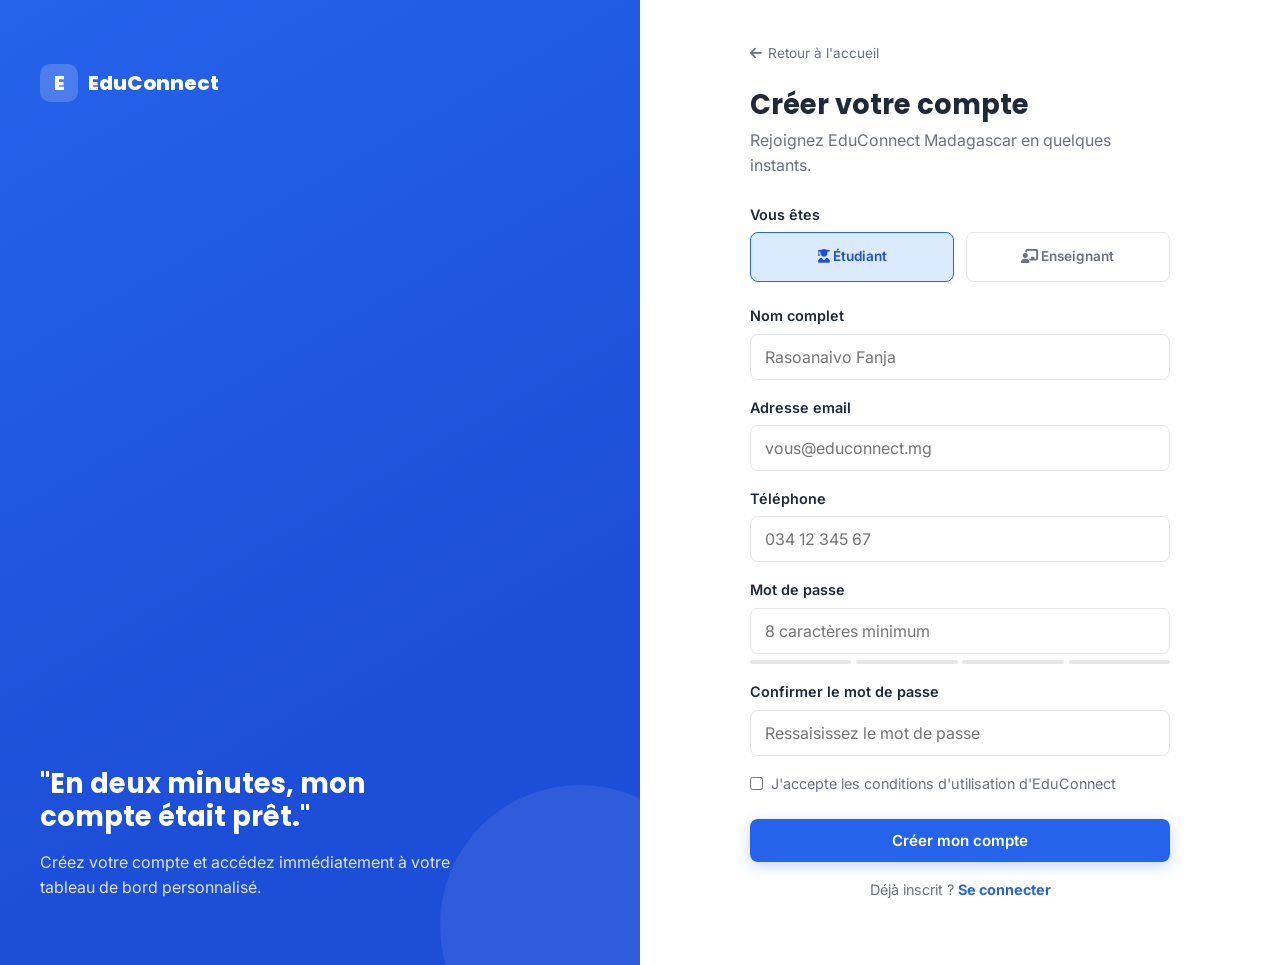
<file: register.html>
<!--
  Fichier: register.html
  Rôle: Page d'inscription des nouveaux utilisateurs (étudiant ou enseignant).
  Auteur: Tahiniavo Joelson – Étudiant en Mathématiques
-->
<!DOCTYPE html>
<html lang="fr">
<head>
<meta charset="UTF-8">
<meta name="viewport" content="width=device-width, initial-scale=1.0">
<title>Inscription — EduConnect Madagascar</title>
<link rel="stylesheet" href="https://cdnjs.cloudflare.com/ajax/libs/font-awesome/6.5.1/css/all.min.css">
<link rel="stylesheet" href="css/style.css">
<link rel="stylesheet" href="css/auth.css">
<link rel="stylesheet" href="css/responsive.css">
  <!-- Google tag (gtag.js) -->
<script async src="https://www.googletagmanager.com/gtag/js?id=G-5F91B30S0N"></script>
<script>
  window.dataLayer = window.dataLayer || [];
  function gtag(){dataLayer.push(arguments);}
  gtag('js', new Date());

  gtag('config', 'G-5F91B30S0N');
</script>
</head>
<body>

<div class="auth-shell">
  <div class="auth-visual">
    <a href="index.html" class="logo"><span class="logo-mark">E</span> EduConnect</a>
    <div class="auth-quote">
      <h2>"En deux minutes, mon compte était prêt."</h2>
      <p>Créez votre compte et accédez immédiatement à votre tableau de bord personnalisé.</p>
    </div>
    <div class="deco"></div>
  </div>

  <div class="auth-form-side">
    <div class="auth-box">
      <a href="index.html" class="back-home"><i class="fa-solid fa-arrow-left"></i> Retour à l'accueil</a>
      <h1>Créer votre compte</h1>
      <p>Rejoignez EduConnect Madagascar en quelques instants.</p>

      <form id="register-form" novalidate>
        <div class="field">
          <label>Vous êtes</label>
          <div class="role-toggle">
            <input type="radio" name="role" id="role-etudiant" value="etudiant" checked>
            <label for="role-etudiant"><i class="fa-solid fa-user-graduate"></i> Étudiant</label>
            <input type="radio" name="role" id="role-enseignant" value="enseignant">
            <label for="role-enseignant"><i class="fa-solid fa-chalkboard-user"></i> Enseignant</label>
          </div>
        </div>

        <div class="field" id="field-nom">
          <label for="nom">Nom complet</label>
          <input type="text" id="nom" placeholder="Rasoanaivo Fanja">
          <span class="error-msg"></span>
        </div>

        <div class="form-row">
          <div class="field" id="field-email">
            <label for="email">Adresse email</label>
            <input type="email" id="email" placeholder="vous@educonnect.mg">
            <span class="error-msg"></span>
          </div>
          <div class="field" id="field-telephone">
            <label for="telephone">Téléphone</label>
            <input type="tel" id="telephone" placeholder="034 12 345 67">
            <span class="error-msg"></span>
          </div>
        </div>

        <div class="field password-field" id="field-password">
          <label for="password">Mot de passe</label>
          <input type="password" id="password" placeholder="8 caractères minimum">
          <span class="error-msg"></span>
          <div class="strength-meter" id="strength-meter"><span></span><span></span><span></span><span></span></div>
        </div>

        <div class="field password-field" id="field-confirm">
          <label for="confirm-password">Confirmer le mot de passe</label>
          <input type="password" id="confirm-password" placeholder="Ressaisissez le mot de passe">
          <span class="error-msg"></span>
        </div>

        <label class="checkbox-row" style="margin-bottom:1.5rem;">
          <input type="checkbox" id="terms"> J'accepte les conditions d'utilisation d'EduConnect
        </label>

        <button type="submit" class="btn btn-primary btn-block" id="register-submit">Créer mon compte</button>
      </form>

      <p class="auth-footer-link">Déjà inscrit ? <a href="login.html">Se connecter</a></p>
    </div>
  </div>
</div>

<div id="toast-container"></div>

<script src="js/storage.js"></script>
<script src="js/validation.js"></script>
<script src="js/notifications.js"></script>
<script src="js/auth.js"></script>
<script>
  document.addEventListener('DOMContentLoaded', () => {
    if (Auth.isLoggedIn()) Auth.redirectToDashboard();

    const pwdInput = document.getElementById('password');
    const meter = document.getElementById('strength-meter');
    pwdInput.addEventListener('input', () => {
      const strength = Validation.passwordStrength(pwdInput.value);
      meter.className = 'strength-meter ' + strength;
    });

    const form = document.getElementById('register-form');
    const submitBtn = document.getElementById('register-submit');

    form.addEventListener('submit', (e) => {
      e.preventDefault();

      const fields = ['field-nom', 'field-email', 'field-telephone', 'field-password', 'field-confirm'].map(id => document.getElementById(id));
      fields.forEach(f => Validation.clearFieldError(f));

      const nom = document.getElementById('nom').value;
      const email = document.getElementById('email').value;
      const telephone = document.getElementById('telephone').value;
      const password = document.getElementById('password').value;
      const confirm = document.getElementById('confirm-password').value;
      const role = document.querySelector('input[name="role"]:checked').value;

      let valid = true;
      if (!Validation.minLength(nom, 3)) { Validation.setFieldError(document.getElementById('field-nom'), 'Entrez votre nom complet.'); valid = false; }
      if (!Validation.isEmail(email)) { Validation.setFieldError(document.getElementById('field-email'), 'Adresse email invalide.'); valid = false; }
      if (!Validation.isPhone(telephone)) { Validation.setFieldError(document.getElementById('field-telephone'), 'Numéro de téléphone invalide.'); valid = false; }
      if (!Validation.minLength(password, 8)) { Validation.setFieldError(document.getElementById('field-password'), 'Le mot de passe doit contenir au moins 8 caractères.'); valid = false; }
      if (password !== confirm) { Validation.setFieldError(document.getElementById('field-confirm'), 'Les mots de passe ne correspondent pas.'); valid = false; }
      if (!document.getElementById('terms').checked) {
        Notify.toast('Conditions non acceptées', 'Veuillez accepter les conditions d\'utilisation.', 'error');
        valid = false;
      }
      if (!valid) return;

      submitBtn.disabled = true;
      submitBtn.innerHTML = '<span class="spinner"></span> Création...';

      setTimeout(() => {
        const result = Auth.register({ nom, email, telephone, role, motdepasse: password });
        if (!result.ok) {
          Notify.toast('Inscription échouée', result.error, 'error');
          submitBtn.disabled = false;
          submitBtn.textContent = 'Créer mon compte';
          return;
        }
        Notify.toast('Compte créé', `Bienvenue sur EduConnect, ${result.user.nom} !`, 'success');
        setTimeout(() => Auth.redirectToDashboard(), 800);
      }, 500);
    });
  });
</script>
</body>
</html>
</file>
<file: css/style.css>
/*
  Fichier: css/style.css
  Rôle: Feuille de style globale — tokens de design, reset, typographie,
        composants communs (header, footer, boutons, cartes, badges).
  Auteur: Tahiniavo Joelson – Étudiant en Mathématiques
*/

/* ============ GOOGLE FONTS ============ */
@import url('https://fonts.googleapis.com/css2?family=Poppins:wght@500;600;700;800&family=Inter:wght@400;500;600;700&display=swap');

/* ============ DESIGN TOKENS ============ */
:root{
  /* Couleurs officielles du cahier des charges */
  --color-primary:#2563EB;
  --color-primary-dark:#1D4ED8;
  --color-primary-light:#DBEAFE;
  --color-white:#FFFFFF;
  --color-gray-light:#F3F4F6;
  --color-gray-dark:#1F2937;
  --color-success:#10B981;
  --color-error:#EF4444;

  /* Neutres dérivés (pour hiérarchie) */
  --color-text:#1F2937;
  --color-text-muted:#6B7280;
  --color-border:#E5E7EB;
  --color-bg:#FFFFFF;
  --color-bg-alt:#F3F4F6;

  /* Typographie */
  --font-display:'Poppins', sans-serif;
  --font-body:'Inter', sans-serif;

  /* Rayons & ombres */
  --radius-sm:8px;
  --radius-md:14px;
  --radius-lg:22px;
  --shadow-sm:0 1px 3px rgba(31,41,55,.08);
  --shadow-md:0 8px 24px rgba(31,41,55,.10);
  --shadow-lg:0 20px 45px rgba(37,99,235,.16);

  /* Espacements */
  --space-1:.5rem;
  --space-2:1rem;
  --space-3:1.5rem;
  --space-4:2.5rem;
  --space-5:4rem;

  /* Transition */
  --ease:cubic-bezier(.4,0,.2,1);
}

/* ============ RESET ============ */
*,*::before,*::after{box-sizing:border-box;margin:0;padding:0;}
html{scroll-behavior:smooth;}
body{
  font-family:var(--font-body);
  color:var(--color-text);
  background:var(--color-bg);
  line-height:1.6;
  -webkit-font-smoothing:antialiased;
}
img{max-width:100%;display:block;}
a{color:inherit;text-decoration:none;}
ul{list-style:none;}
button{font-family:inherit;cursor:pointer;border:none;background:none;}
input,select,textarea{font-family:inherit;font-size:1rem;}
h1,h2,h3,h4{font-family:var(--font-display);color:var(--color-gray-dark);line-height:1.2;}

/* Focus visible pour l'accessibilité clavier */
a:focus-visible,button:focus-visible,input:focus-visible,textarea:focus-visible,select:focus-visible{
  outline:3px solid var(--color-primary);
  outline-offset:2px;
  border-radius:4px;
}
@media (prefers-reduced-motion: reduce){
  *{animation-duration:.001ms !important;transition-duration:.001ms !important;}
}

.container{width:100%;max-width:1180px;margin:0 auto;padding:0 var(--space-3);}
.visually-hidden{position:absolute;width:1px;height:1px;overflow:hidden;clip:rect(0 0 0 0);}

/* ============ HEADER ============ */
.site-header{
  position:fixed;top:0;left:0;right:0;z-index:1000;
  background:rgba(255,255,255,.92);
  backdrop-filter:blur(10px);
  border-bottom:1px solid var(--color-border);
}
.site-header .container{display:flex;align-items:center;justify-content:space-between;height:72px;}
.logo{display:flex;align-items:center;gap:.6rem;font-family:var(--font-display);font-weight:800;font-size:1.25rem;color:var(--color-gray-dark);}
.logo i{color:var(--color-primary);font-size:1.5rem;}
.logo-mark{
  width:38px;height:38px;border-radius:10px;
  background:linear-gradient(135deg,var(--color-primary),#3B82F6);
  display:flex;align-items:center;justify-content:center;color:#fff;font-weight:800;
}

.main-nav{display:flex;align-items:center;gap:var(--space-4);}
.nav-links{display:flex;gap:var(--space-3);}
.nav-links a{
  font-weight:600;font-size:.95rem;color:var(--color-text-muted);
  padding:.5rem .25rem;position:relative;transition:color .2s var(--ease);
}
.nav-links a::after{
  content:"";position:absolute;left:0;bottom:-2px;width:0;height:2px;
  background:var(--color-primary);transition:width .25s var(--ease);
}
.nav-links a:hover,.nav-links a.active{color:var(--color-primary);}
.nav-links a:hover::after,.nav-links a.active::after{width:100%;}

.nav-actions{display:flex;align-items:center;gap:.75rem;}

.hamburger{display:none;flex-direction:column;gap:5px;width:32px;height:32px;align-items:center;justify-content:center;}
.hamburger span{width:22px;height:2px;background:var(--color-gray-dark);border-radius:2px;transition:all .3s var(--ease);}
.hamburger.open span:nth-child(1){transform:translateY(7px) rotate(45deg);}
.hamburger.open span:nth-child(2){opacity:0;}
.hamburger.open span:nth-child(3){transform:translateY(-7px) rotate(-45deg);}

/* ============ BOUTONS ============ */
.btn{
  display:inline-flex;align-items:center;justify-content:center;gap:.5rem;
  padding:.75rem 1.5rem;border-radius:var(--radius-sm);
  font-weight:600;font-size:.95rem;transition:all .2s var(--ease);white-space:nowrap;
}
.btn-primary{background:var(--color-primary);color:#fff;box-shadow:0 4px 14px rgba(37,99,235,.28);}
.btn-primary:hover{background:var(--color-primary-dark);transform:translateY(-2px);box-shadow:0 8px 20px rgba(37,99,235,.35);}
.btn-outline{background:transparent;color:var(--color-primary);border:1.5px solid var(--color-primary);}
.btn-outline:hover{background:var(--color-primary-light);}
.btn-ghost{background:transparent;color:var(--color-text-muted);}
.btn-ghost:hover{color:var(--color-primary);}
.btn-success{background:var(--color-success);color:#fff;}
.btn-success:hover{filter:brightness(.94);}
.btn-danger{background:var(--color-error);color:#fff;}
.btn-block{width:100%;}
.btn-sm{padding:.5rem 1rem;font-size:.85rem;}
.btn:disabled{opacity:.55;cursor:not-allowed;transform:none !important;}

/* ============ BADGES ============ */
.badge{display:inline-flex;align-items:center;gap:.35rem;padding:.25rem .65rem;border-radius:999px;font-size:.75rem;font-weight:700;}
.badge-primary{background:var(--color-primary-light);color:var(--color-primary-dark);}
.badge-success{background:#D1FAE5;color:#047857;}
.badge-error{background:#FEE2E2;color:#B91C1C;}
.badge-neutral{background:var(--color-gray-light);color:var(--color-text-muted);}

/* ============ CARTES ============ */
.card{
  background:#fff;border:1px solid var(--color-border);border-radius:var(--radius-md);
  padding:var(--space-3);box-shadow:var(--shadow-sm);transition:transform .25s var(--ease),box-shadow .25s var(--ease);
}
.card:hover{transform:translateY(-4px);box-shadow:var(--shadow-md);}

/* ============ FORMULAIRES ============ */
.field{margin-bottom:var(--space-2);}
.field label{display:block;font-weight:600;font-size:.9rem;margin-bottom:.4rem;color:var(--color-gray-dark);}
.field input,.field select,.field textarea{
  width:100%;padding:.75rem .9rem;border:1.5px solid var(--color-border);border-radius:var(--radius-sm);
  transition:border-color .2s var(--ease),box-shadow .2s var(--ease);background:#fff;color:var(--color-text);
}
.field input:focus,.field select:focus,.field textarea:focus{
  border-color:var(--color-primary);box-shadow:0 0 0 4px var(--color-primary-light);outline:none;
}
.field.error input,.field.error select,.field.error textarea{border-color:var(--color-error);}
.field .error-msg{display:none;color:var(--color-error);font-size:.8rem;margin-top:.35rem;font-weight:600;}
.field.error .error-msg{display:block;}
.field .hint{font-size:.8rem;color:var(--color-text-muted);margin-top:.3rem;}
.checkbox-row{display:flex;align-items:center;gap:.5rem;font-size:.9rem;color:var(--color-text-muted);}
.checkbox-row input{width:auto;}

/* ============ TOAST / NOTIFICATIONS FLOTTANTES ============ */
#toast-container{position:fixed;top:90px;right:20px;z-index:3000;display:flex;flex-direction:column;gap:.6rem;}
.toast{
  min-width:260px;max-width:340px;background:#fff;border-left:4px solid var(--color-primary);
  border-radius:var(--radius-sm);box-shadow:var(--shadow-md);padding:.9rem 1rem;
  display:flex;gap:.6rem;align-items:flex-start;animation:slideIn .3s var(--ease);
}
.toast.success{border-color:var(--color-success);}
.toast.error{border-color:var(--color-error);}
.toast i{margin-top:.15rem;}
.toast strong{display:block;font-size:.9rem;}
.toast p{font-size:.82rem;color:var(--color-text-muted);}
@keyframes slideIn{from{opacity:0;transform:translateX(30px);}to{opacity:1;transform:translateX(0);}}

/* ============ FOOTER ============ */
.site-footer{background:var(--color-gray-dark);color:#D1D5DB;padding:var(--space-5) 0 var(--space-2);margin-top:var(--space-5);}
.footer-grid{display:grid;grid-template-columns:2fr 1fr 1fr 1fr;gap:var(--space-4);padding-bottom:var(--space-4);border-bottom:1px solid rgba(255,255,255,.1);}
.footer-grid h4{color:#fff;font-size:.95rem;margin-bottom:var(--space-2);}
.footer-grid p{color:#9CA3AF;font-size:.9rem;}
.footer-grid ul li{margin-bottom:.6rem;}
.footer-grid ul li a{color:#9CA3AF;font-size:.9rem;transition:color .2s;}
.footer-grid ul li a:hover{color:#fff;}
.footer-bottom{display:flex;justify-content:space-between;align-items:center;padding-top:var(--space-2);font-size:.85rem;color:#9CA3AF;flex-wrap:wrap;gap:.5rem;}
.social-icons{display:flex;gap:.75rem;}
.social-icons a{width:36px;height:36px;border-radius:50%;background:rgba(255,255,255,.08);display:flex;align-items:center;justify-content:center;transition:background .2s;}
.social-icons a:hover{background:var(--color-primary);}

/* ============ SECTIONS GÉNÉRIQUES ============ */
.section{padding:var(--space-5) 0;}
.section-head{max-width:640px;margin:0 auto var(--space-4);text-align:center;}
.eyebrow{display:inline-block;color:var(--color-primary);font-weight:700;font-size:.8rem;letter-spacing:.08em;text-transform:uppercase;margin-bottom:.6rem;}
.section-head h2{font-size:clamp(1.6rem,3vw,2.2rem);margin-bottom:.6rem;}
.section-head p{color:var(--color-text-muted);}

/* Empty state */
.empty-state{text-align:center;padding:var(--space-5) var(--space-2);color:var(--color-text-muted);}
.empty-state i{font-size:2.5rem;color:var(--color-border);margin-bottom:var(--space-2);}
.empty-state h3{color:var(--color-gray-dark);margin-bottom:.4rem;}

/* Loader spinner */
.spinner{width:20px;height:20px;border:2.5px solid rgba(255,255,255,.4);border-top-color:#fff;border-radius:50%;animation:spin .7s linear infinite;}
@keyframes spin{to{transform:rotate(360deg);}}
</file>
<file: css/responsive.css>
/*
  Fichier: css/responsive.css
  Rôle: Points de rupture responsive pour tablette et mobile.
        Chargé en dernier pour surcharger les styles desktop.
  Auteur: Tahiniavo Joelson – Étudiant en Mathématiques
*/

/* ============ TABLETTE (<=1024px) ============ */
@media (max-width:1024px){
  .hero .container{grid-template-columns:1fr;}
  .hero-visual{order:-1;max-width:420px;margin:0 auto;}
  .stats-grid{grid-template-columns:repeat(2,1fr);gap:var(--space-3) var(--space-2);}
  .features-grid,.testimonials-grid,.news-grid{grid-template-columns:repeat(2,1fr);}
  .courses-grid{grid-template-columns:repeat(2,1fr);}
  .devoir-layout{grid-template-columns:1fr;}
  .auth-shell{grid-template-columns:1fr;}
  .auth-visual{display:none;}
  .dash-shell{grid-template-columns:76px 1fr;}
  .dash-sidebar .logo span,.dash-nav a span,.dash-user div{display:none;}
  .dash-nav a{justify-content:center;}
  .dash-user{justify-content:center;}
  .widgets-grid{grid-template-columns:repeat(2,1fr);}
  .dash-columns{grid-template-columns:1fr;}
  .settings-grid{grid-template-columns:1fr;}
  .footer-grid{grid-template-columns:1fr 1fr;}
}

/* ============ MOBILE (<=768px) ============ */
@media (max-width:768px){
  .nav-links{
    position:fixed;top:72px;left:0;right:0;background:#fff;flex-direction:column;
    padding:var(--space-3);gap:1rem;box-shadow:var(--shadow-md);
    transform:translateY(-130%);opacity:0;transition:all .3s var(--ease);z-index:999;
  }
  .nav-links.open{transform:translateY(0);opacity:1;}
  .hamburger{display:flex;}
  .nav-actions .btn-outline{display:none;}

  .hero{padding:110px 0 var(--space-4);}
  .hero-cta{flex-direction:column;}
  .hero-cta .btn{width:100%;}
  .hero-trust{flex-direction:column;gap:.6rem;}

  .stats-grid{grid-template-columns:repeat(2,1fr);}
  .features-grid,.testimonials-grid,.news-grid,.courses-grid{grid-template-columns:1fr;}

  .toolbar{flex-direction:column;align-items:stretch;}
  .filter-select{width:100%;}

  .form-row{grid-template-columns:1fr;}

  .footer-grid{grid-template-columns:1fr;text-align:left;}
  .footer-bottom{flex-direction:column;text-align:center;}

  .dash-shell{grid-template-columns:1fr;}
  .dash-sidebar{
    position:fixed;bottom:0;left:0;right:0;top:auto;height:auto;flex-direction:row;
    justify-content:space-around;padding:.6rem;z-index:1000;
  }
  .dash-sidebar .logo,.dash-sidebar-footer{display:none;}
  .dash-nav{display:flex;width:100%;justify-content:space-around;}
  .dash-nav a{flex-direction:column;font-size:.65rem;gap:.25rem;padding:.4rem;}
  .dash-main{padding:100px var(--space-2) 90px;}
  .widgets-grid{grid-template-columns:1fr 1fr;}

  .profil-card{flex-direction:column;text-align:center;}
  .profil-tabs{overflow-x:auto;}
}

@media (max-width:480px){
  .widgets-grid{grid-template-columns:1fr;}
  .stats-grid{grid-template-columns:1fr;}
  .hero-text h1{font-size:1.9rem;}
}
</file>
<file: css/dashboard.css>
/*
  Fichier: css/dashboard.css
  Rôle: Styles des tableaux de bord (dashboard-etudiant.html, dashboard-enseignant.html).
  Auteur: Tahiniavo Joelson – Étudiant en Mathématiques
*/

.dash-shell{display:grid;grid-template-columns:260px 1fr;min-height:100vh;}

.dash-sidebar{
  background:var(--color-gray-dark);color:#D1D5DB;padding:var(--space-3);
  position:sticky;top:0;height:100vh;display:flex;flex-direction:column;gap:var(--space-3);
}
.dash-sidebar .logo{color:#fff;margin-bottom:var(--space-2);}
.dash-sidebar .logo-mark{background:rgba(255,255,255,.15);}
.dash-nav a{
  display:flex;align-items:center;gap:.75rem;padding:.7rem .9rem;border-radius:var(--radius-sm);
  font-size:.9rem;font-weight:600;color:#9CA3AF;margin-bottom:.3rem;transition:all .2s var(--ease);
}
.dash-nav a i{width:18px;text-align:center;}
.dash-nav a:hover{background:rgba(255,255,255,.06);color:#fff;}
.dash-nav a.active{background:var(--color-primary);color:#fff;}
.dash-sidebar-footer{margin-top:auto;padding-top:var(--space-2);border-top:1px solid rgba(255,255,255,.1);}
.dash-user{display:flex;align-items:center;gap:.7rem;font-size:.85rem;}
.dash-user img{width:38px;height:38px;border-radius:50%;object-fit:cover;}
.dash-user strong{display:block;color:#fff;font-size:.85rem;}
.dash-user span{font-size:.75rem;color:#9CA3AF;}

.dash-main{padding:var(--space-3) var(--space-4);background:var(--color-bg-alt);min-height:100vh;}
.dash-topbar{display:flex;justify-content:space-between;align-items:center;margin-bottom:var(--space-3);flex-wrap:wrap;gap:1rem;}
.dash-topbar h1{font-size:1.5rem;}
.dash-topbar p{color:var(--color-text-muted);font-size:.9rem;}
.dash-topbar-actions{display:flex;align-items:center;gap:1rem;}
.bell-btn{position:relative;width:42px;height:42px;border-radius:50%;background:#fff;border:1px solid var(--color-border);display:flex;align-items:center;justify-content:center;color:var(--color-text-muted);}
.bell-btn .dot{position:absolute;top:8px;right:9px;width:8px;height:8px;background:var(--color-error);border-radius:50%;}

.widgets-grid{display:grid;grid-template-columns:repeat(4,1fr);gap:var(--space-3);margin-bottom:var(--space-3);}
.widget-kpi{background:#fff;border-radius:var(--radius-md);padding:var(--space-3);border:1px solid var(--color-border);}
.widget-kpi .kpi-icon{width:44px;height:44px;border-radius:var(--radius-sm);display:flex;align-items:center;justify-content:center;margin-bottom:.8rem;font-size:1.1rem;}
.widget-kpi strong{display:block;font-family:var(--font-display);font-size:1.6rem;}
.widget-kpi span{color:var(--color-text-muted);font-size:.82rem;}

.dash-columns{display:grid;grid-template-columns:1.4fr 1fr;gap:var(--space-3);}
.dash-panel{background:#fff;border-radius:var(--radius-md);border:1px solid var(--color-border);padding:var(--space-3);margin-bottom:var(--space-3);}
.dash-panel-head{display:flex;justify-content:space-between;align-items:center;margin-bottom:var(--space-2);}
.dash-panel-head h2{font-size:1.05rem;}
.dash-panel-head a{font-size:.82rem;color:var(--color-primary);font-weight:700;}

.list-row{display:flex;align-items:center;gap:.8rem;padding:.75rem 0;border-bottom:1px solid var(--color-border);}
.list-row:last-child{border-bottom:none;}
.list-row-icon{width:38px;height:38px;border-radius:var(--radius-sm);background:var(--color-primary-light);color:var(--color-primary);display:flex;align-items:center;justify-content:center;flex-shrink:0;}
.list-row-info{flex:1;min-width:0;}
.list-row-info strong{display:block;font-size:.88rem;}
.list-row-info span{font-size:.78rem;color:var(--color-text-muted);}

.progress-row{margin-bottom:var(--space-2);}
.progress-row-head{display:flex;justify-content:space-between;font-size:.85rem;margin-bottom:.4rem;}
.progress-bar{height:8px;background:var(--color-gray-light);border-radius:999px;overflow:hidden;}
.progress-bar span{display:block;height:100%;background:var(--color-primary);border-radius:999px;}

.mini-calendar{display:grid;grid-template-columns:repeat(7,1fr);gap:.35rem;text-align:center;font-size:.78rem;}
.mini-calendar .cal-label{color:var(--color-text-muted);font-weight:700;}
.mini-calendar .cal-day{padding:.4rem 0;border-radius:6px;color:var(--color-text);}
.mini-calendar .cal-day.today{background:var(--color-primary);color:#fff;font-weight:700;}
.mini-calendar .cal-day.has-event{border:1.5px solid var(--color-primary);font-weight:700;}

table.data-table{width:100%;border-collapse:collapse;font-size:.88rem;}
table.data-table th{text-align:left;padding:.7rem .5rem;color:var(--color-text-muted);font-size:.78rem;text-transform:uppercase;letter-spacing:.03em;border-bottom:1.5px solid var(--color-border);}
table.data-table td{padding:.8rem .5rem;border-bottom:1px solid var(--color-border);}
table.data-table tr:last-child td{border-bottom:none;}

.form-inline-panel{background:#fff;border-radius:var(--radius-md);border:1px solid var(--color-border);padding:var(--space-3);}
</file>
<file: css/devoir.css>
/*
  Fichier: css/devoir.css
  Rôle: Styles de la page devoir.html — formulaire de soumission,
        zone de dépôt de fichier, liste des devoirs.
  Auteur: Tahiniavo Joelson – Étudiant en Mathématiques
*/

.devoir-layout{display:grid;grid-template-columns:1.1fr .9fr;gap:var(--space-4);align-items:start;padding:130px 0 var(--space-5);}

.form-panel{background:#fff;border:1px solid var(--color-border);border-radius:var(--radius-lg);padding:var(--space-4);box-shadow:var(--shadow-sm);}
.form-panel h1{font-size:1.5rem;margin-bottom:.3rem;}
.form-panel > p{color:var(--color-text-muted);margin-bottom:var(--space-3);}

.form-row{display:grid;grid-template-columns:1fr 1fr;gap:var(--space-2);}

.dropzone{
  border:2px dashed var(--color-border);border-radius:var(--radius-md);
  padding:var(--space-3);text-align:center;cursor:pointer;transition:border-color .2s,background .2s;
}
.dropzone:hover,.dropzone.dragover{border-color:var(--color-primary);background:var(--color-primary-light);}
.dropzone i{font-size:1.8rem;color:var(--color-primary);margin-bottom:.5rem;}
.dropzone p{font-size:.9rem;color:var(--color-text-muted);}
.dropzone strong{color:var(--color-primary);}
.file-preview{
  display:flex;align-items:center;gap:.6rem;padding:.6rem .8rem;background:var(--color-gray-light);
  border-radius:var(--radius-sm);margin-top:.6rem;font-size:.85rem;
}
.file-preview i{color:var(--color-primary);}
.file-preview .remove-file{margin-left:auto;color:var(--color-error);}

.char-count{text-align:right;font-size:.78rem;color:var(--color-text-muted);margin-top:.3rem;}

.deadline-panel{background:var(--color-gray-dark);color:#fff;border-radius:var(--radius-lg);padding:var(--space-3);}
.deadline-panel h3{color:#fff;font-size:1rem;margin-bottom:var(--space-2);}
.assignment-list-item{
  display:flex;justify-content:space-between;align-items:center;padding:.8rem 0;
  border-bottom:1px solid rgba(255,255,255,.1);font-size:.88rem;
}
.assignment-list-item:last-child{border-bottom:none;}
.assignment-list-item span.title{font-weight:600;}
.assignment-list-item span.due{color:#9CA3AF;font-size:.78rem;display:block;}

.sidebar-tips{background:#fff;border:1px solid var(--color-border);border-radius:var(--radius-lg);padding:var(--space-3);margin-top:var(--space-3);}
.sidebar-tips h3{font-size:1rem;margin-bottom:.7rem;}
.sidebar-tips ul li{display:flex;gap:.6rem;font-size:.85rem;color:var(--color-text-muted);margin-bottom:.6rem;}
.sidebar-tips ul li i{color:var(--color-success);margin-top:.15rem;}
</file>
<file: css/auth.css>
/*
  Fichier: css/auth.css
  Rôle: Styles des pages d'authentification (login.html, register.html).
  Auteur: Tahiniavo Joelson – Étudiant en Mathématiques
*/

.auth-shell{
  min-height:100vh;display:grid;grid-template-columns:1fr 1fr;
}
.auth-visual{
  background:linear-gradient(150deg,var(--color-primary),#1D4ED8 70%);
  color:#fff;padding:var(--space-5) var(--space-4);
  display:flex;flex-direction:column;justify-content:space-between;position:relative;overflow:hidden;
}
.auth-visual .logo{color:#fff;}
.auth-visual .logo-mark{background:rgba(255,255,255,.18);}
.auth-quote{max-width:420px;}
.auth-quote h2{color:#fff;font-size:1.7rem;margin-bottom:var(--space-2);}
.auth-quote p{color:rgba(255,255,255,.85);}
.auth-visual .deco{position:absolute;width:280px;height:280px;border-radius:50%;background:rgba(255,255,255,.08);bottom:-100px;right:-80px;}

.auth-form-side{display:flex;align-items:center;justify-content:center;padding:var(--space-4);}
.auth-box{width:100%;max-width:420px;}
.auth-box .back-home{display:inline-flex;align-items:center;gap:.4rem;color:var(--color-text-muted);font-size:.85rem;margin-bottom:var(--space-3);}
.auth-box h1{font-size:1.7rem;margin-bottom:.4rem;}
.auth-box > p{color:var(--color-text-muted);margin-bottom:var(--space-3);}

.role-toggle{display:grid;grid-template-columns:1fr 1fr;gap:.7rem;margin-bottom:var(--space-2);}
.role-toggle label{
  border:1.5px solid var(--color-border);border-radius:var(--radius-sm);padding:.8rem;text-align:center;
  font-size:.85rem;font-weight:600;color:var(--color-text-muted);cursor:pointer;transition:all .2s var(--ease);
}
.role-toggle input{display:none;}
.role-toggle input:checked + label{border-color:var(--color-primary);background:var(--color-primary-light);color:var(--color-primary-dark);}

.password-field{position:relative;}
.password-toggle{position:absolute;right:14px;top:38px;color:var(--color-text-muted);}

.auth-divider{display:flex;align-items:center;gap:.8rem;margin:var(--space-3) 0;color:var(--color-text-muted);font-size:.8rem;}
.auth-divider::before,.auth-divider::after{content:"";flex:1;height:1px;background:var(--color-border);}

.auth-footer-link{text-align:center;font-size:.9rem;color:var(--color-text-muted);margin-top:var(--space-2);}
.auth-footer-link a{color:var(--color-primary);font-weight:700;}

.strength-meter{display:flex;gap:.3rem;margin-top:.4rem;}
.strength-meter span{height:4px;flex:1;background:var(--color-border);border-radius:999px;}
.strength-meter.weak span:nth-child(1){background:var(--color-error);}
.strength-meter.medium span:nth-child(-n+2){background:#F59E0B;}
.strength-meter.strong span{background:var(--color-success);}
</file>
<file: css/profil.css>
/*
  Fichier: css/profil.css
  Rôle: Styles de la page profil.html.
  Auteur: Tahiniavo Joelson – Étudiant en Mathématiques
*/

.profil-hero{
  padding:120px 0 60px;background:linear-gradient(180deg,var(--color-primary-light),#fff);
}
.profil-card{
  background:#fff;border-radius:var(--radius-lg);box-shadow:var(--shadow-md);
  padding:var(--space-4);display:flex;gap:var(--space-3);align-items:center;flex-wrap:wrap;
}
.profil-avatar-wrap{position:relative;}
.profil-avatar{width:104px;height:104px;border-radius:50%;object-fit:cover;border:4px solid #fff;box-shadow:var(--shadow-sm);}
.avatar-edit-btn{
  position:absolute;bottom:2px;right:2px;width:32px;height:32px;border-radius:50%;
  background:var(--color-primary);color:#fff;display:flex;align-items:center;justify-content:center;
  border:3px solid #fff;font-size:.8rem;
}
.profil-info h1{font-size:1.5rem;}
.profil-info p{color:var(--color-text-muted);font-size:.9rem;margin-top:.2rem;}
.profil-tags{display:flex;gap:.5rem;margin-top:.6rem;flex-wrap:wrap;}

.profil-tabs{display:flex;gap:1.5rem;border-bottom:1.5px solid var(--color-border);margin:var(--space-4) 0 var(--space-3);}
.profil-tabs button{padding:.8rem 0;font-weight:600;color:var(--color-text-muted);border-bottom:2px solid transparent;font-size:.92rem;}
.profil-tabs button.active{color:var(--color-primary);border-color:var(--color-primary);}

.profil-tab-panel{display:none;}
.profil-tab-panel.active{display:block;}

.settings-grid{display:grid;grid-template-columns:1fr 1fr;gap:var(--space-2);}
.settings-card{background:#fff;border:1px solid var(--color-border);border-radius:var(--radius-md);padding:var(--space-3);margin-bottom:var(--space-3);}
.settings-card h3{font-size:1.02rem;margin-bottom:var(--space-2);}

.pref-row{display:flex;justify-content:space-between;align-items:center;padding:.8rem 0;border-bottom:1px solid var(--color-border);}
.pref-row:last-child{border-bottom:none;}
.pref-row strong{display:block;font-size:.88rem;}
.pref-row span{font-size:.78rem;color:var(--color-text-muted);}

/* Switch toggle */
.switch{position:relative;width:44px;height:24px;flex-shrink:0;}
.switch input{opacity:0;width:0;height:0;}
.switch .slider{position:absolute;inset:0;background:var(--color-border);border-radius:999px;transition:.2s;cursor:pointer;}
.switch .slider::before{content:"";position:absolute;width:18px;height:18px;left:3px;top:3px;background:#fff;border-radius:50%;transition:.2s;box-shadow:0 1px 3px rgba(0,0,0,.2);}
.switch input:checked + .slider{background:var(--color-primary);}
.switch input:checked + .slider::before{transform:translateX(20px);}
</file>
